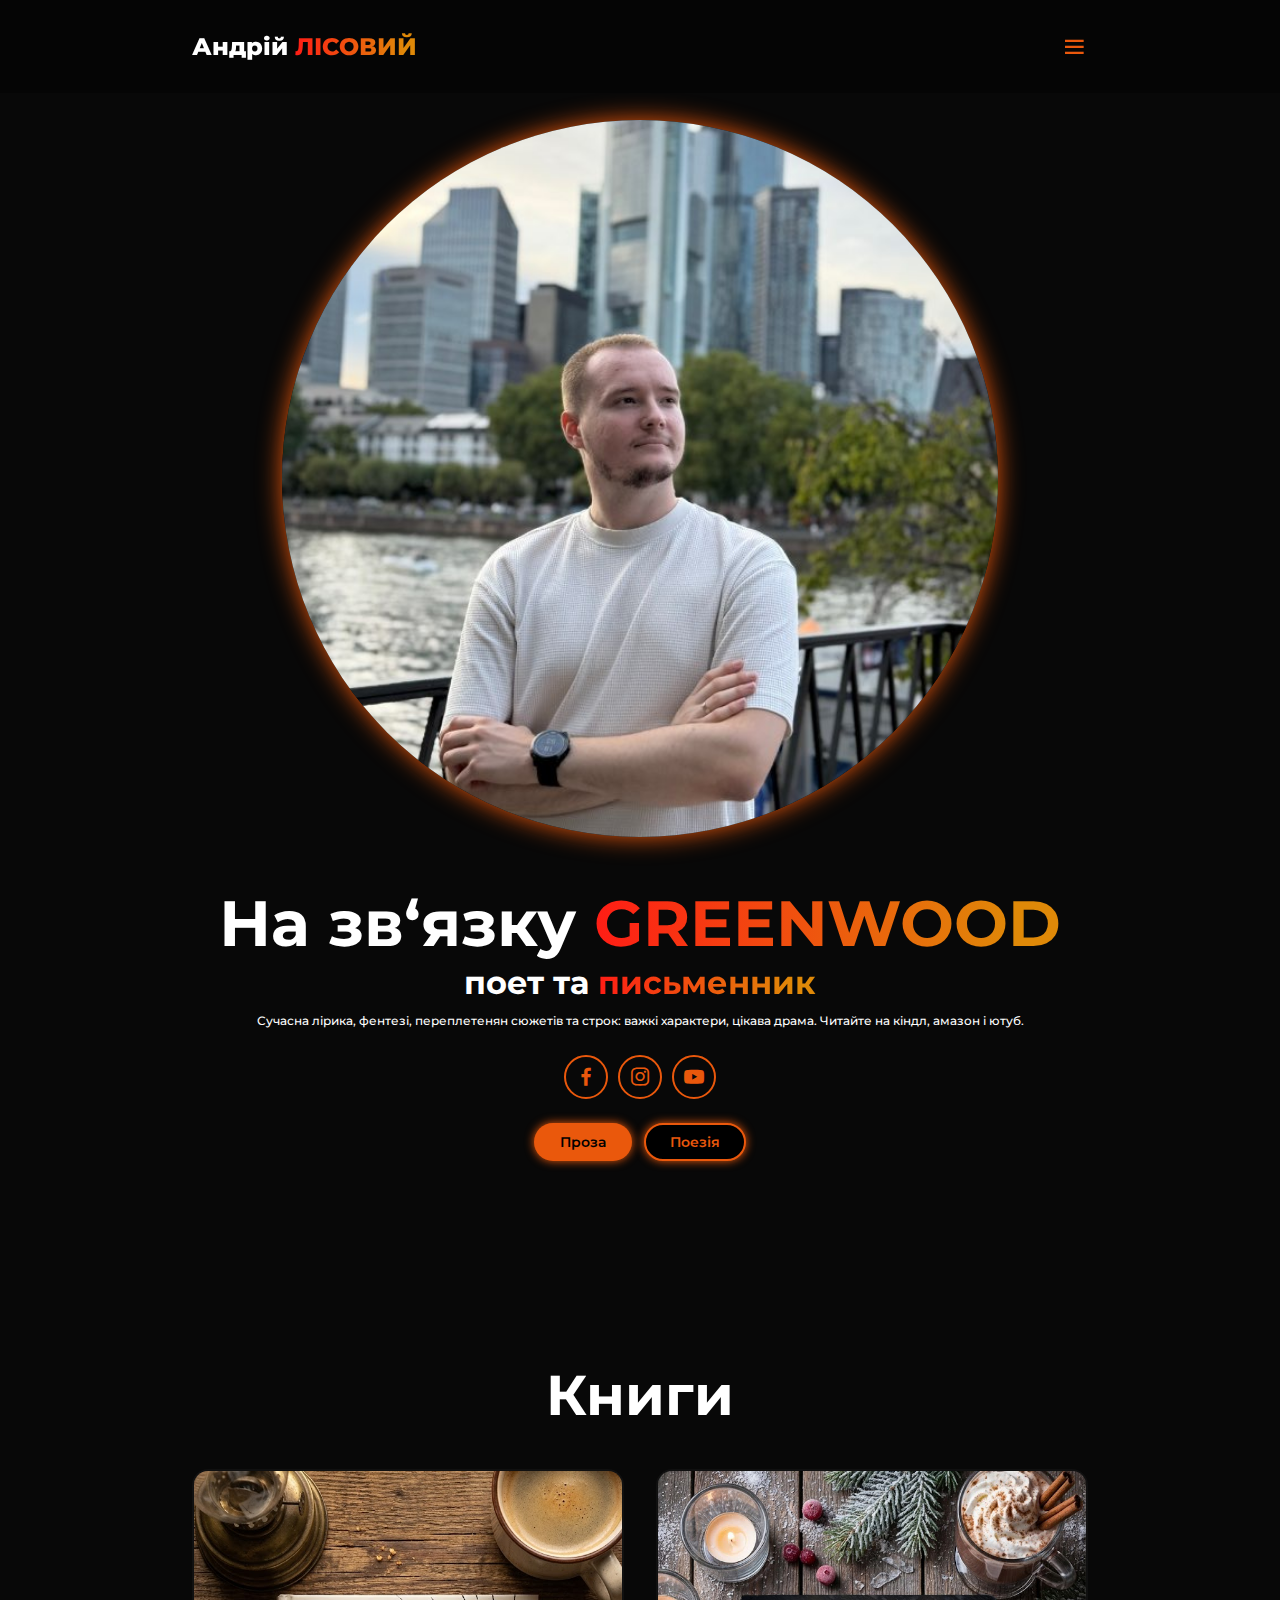
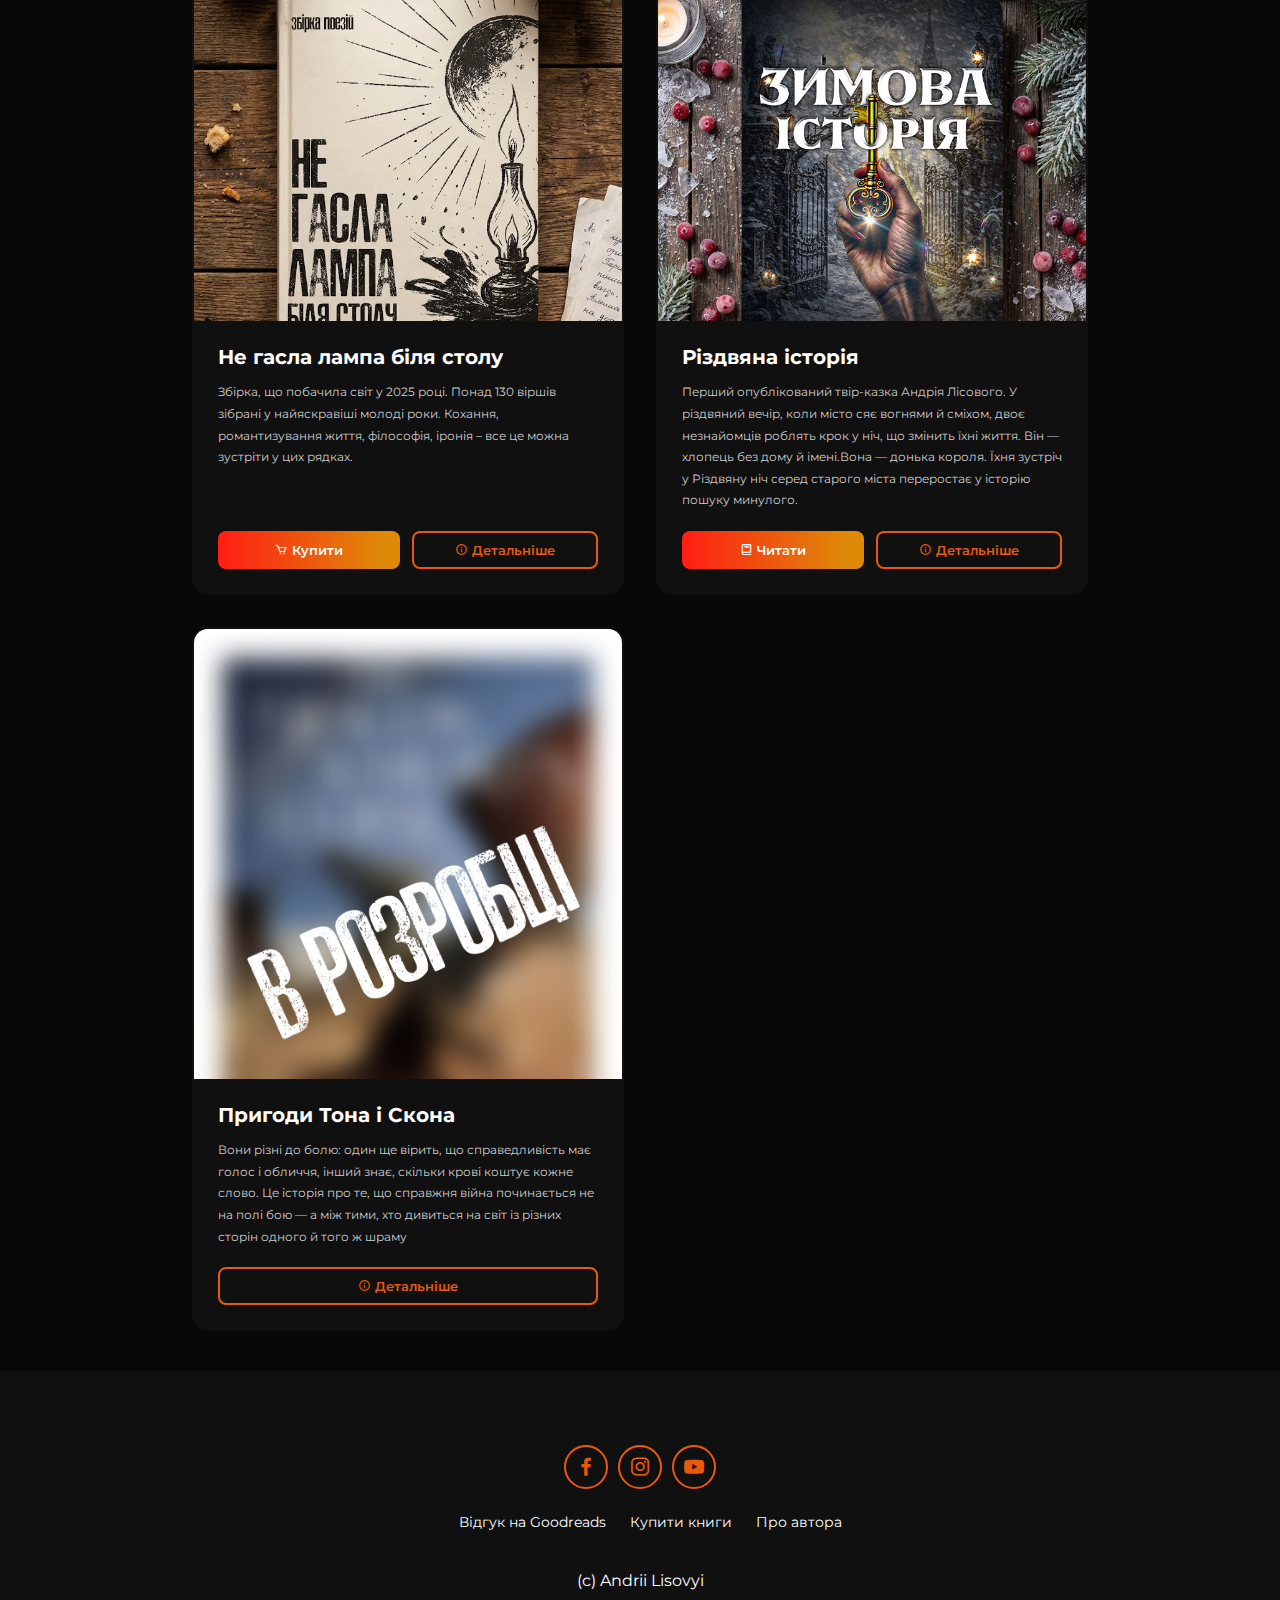
<file: index.html>
<!DOCTYPE html>
<html lang="uk">
  <head>
    <meta charset="UTF-8" />
    <meta name="viewport" content="width=device-width, initial-scale=1.0" />
    <title>Андрій Лісовий</title>
    <link rel="stylesheet" href="style.css" />
    <link
      href="https://unpkg.com/boxicons@2.1.4/css/boxicons.min.css"
      rel="stylesheet"
    />
    <link rel="preconnect" href="https://fonts.googleapis.com">
    <link rel="preconnect" href="https://fonts.gstatic.com" crossorigin>
    <link href="https://fonts.googleapis.com/css2?family=Montserrat:wght@300;400;500;600;700;800&display=swap" rel="stylesheet">
    </head>
  <body>

    <header class="header">

        <a href="#home" class="logo">
            Андрій <span>ЛІСОВИЙ</span>
        </a>

        <i class="bx bx-menu" id="menu-icon"></i>

        <nav class="navbar" id="navbar">
          <a href="" class="#adbout">Про автора</a>
          <a href="" class="#books">Книги</a>
          <a href="" class="#poetry">Поезія</a>
        </nav>

        <button class="gradient-btn">Придбати книги</button>
    </header>
    <section class="home" id="home">

      <div class="home-content">
        <h1>На зв‘язку <span>GREENWOOD</span></h1>
        <h3>поет та <span>письменник</span></h3>
        <p>Сучасна лірика, фентезі, переплетенян сюжетів та строк: важкі характери, цікава драма. Читайте на кіндл, амазон і ютуб.</p>

        <div class="social-icons">  
          <a href="#">
            <i class="bx bxl-facebook"></i>
          </a>

           <a href="#">
            <i class="bx bxl-instagram"></i>
          </a>

           <a href="#">
            <i class="bx bxl-youtube"></i>
          </a>
        </div>

        <div class="btn-group">
          <a href="#" class="btn">Проза</a>
          <a href="#" class="btn">Поезія</a>
        </div>
      </div>

      <div class="home-img">
        <img src="img/image.jpg" alt="">
      </div>
       
    </section>

    <section class="books" id="books">
        <h2 class="heading">Книги</h2>

        <div class="books-container">
            <!-- Книга 1 -->
            <div class="book-card">
                <div class="book-cover">
                    <div class="placeholder-cover">
                        <img src="img/cover1.jpg" alt="Не гасла лампа біля столу">
                    </div>
                </div>
                <div class="book-content">
                    <h3 class="book-title">Не гасла лампа біля столу</h3>
                    <p class="book-description">
                        Збірка, що побачила світ у 2025 році. Понад 130 віршів зібрані у найяскравіші молоді роки. Кохання, романтизування життя, філософія, іронія – все це можна зустріти у цих рядках.
                    </p>
                    <div class="book-buttons">
                        <a href="https://secure.wayforpay.com/payment/sa7a487e7159a" class="btn-primary">
                            <i class='bx bx-cart'></i>
                            Купити
                        </a>
                        <button class="btn-secondary" onclick="openModal('modal1')">
                            <i class='bx bx-info-circle'></i>
                            Детальніше
                        </button>
                    </div>
                </div>
            </div>

            <!-- Книга 2 -->
            <div class="book-card">
                <div class="book-cover">
                    <div class="placeholder-cover">
                        <img src="img/cover2.jpg" alt="Різдвяна історія">
                    </div>
                </div>
                <div class="book-content">
                    <h3 class="book-title">Різдвяна історія</h3>
                    <p class="book-description">
                        Перший опублікований твір-казка Андрія Лісового. У різдвяний вечір, коли місто сяє вогнями й сміхом, двоє незнайомців роблять крок у ніч, що змінить їхні життя. Він — хлопець без дому й імені.Вона — донька короля. Їхня зустріч у Різдвяну ніч серед старого міста переростає у історію пошуку минулого.
                    </p>
                    <div class="book-buttons">
                        <a href="https://www.amazon.com/gp/product/B0FKMK8Z89/ref=x_gr_bb_kindle?caller=Goodreads&tag=x_gr_bb_kindle-20" class="btn-primary">
                            <i class='bx bx-book'></i>
                            Читати
                        </a>
                        <button class="btn-secondary" onclick="openModal('modal2')">
                            <i class='bx bx-info-circle'></i>
                            Детальніше
                        </button>
                    </div>
                </div>
            </div>

            <!-- Книга 3 -->
            <div class="book-card">
                <div class="book-cover">
                    <div class="placeholder-cover">
                        <img src="img/cover3.jpg" alt="Тон і Скон">
                    </div>
                </div>
                <div class="book-content">
                    <h3 class="book-title">Пригоди Тона і Скона</h3>
                    <p class="book-description">
                        Вони різні до болю: один ще вірить, що справедливість має голос і обличчя, інший знає, скільки крові коштує кожне слово. Це історія про те, що справжня війна починається не на полі бою — а між тими, хто дивиться на світ із різних сторін одного й того ж шраму
                    </p>
                    <div class="book-buttons">
                        <button class="btn-secondary" onclick="openModal('modal3')">
                            <i class='bx bx-info-circle'></i>
                            Детальніше
                        </button>
                    </div>
                </div>
            </div>
        </div>
    </section>
    
    <!-- Модальне вікно 1 -->
    <div id="modal1" class="modal">
        <div class="modal-content">
            <span class="modal-close" onclick="closeModal('modal1')">
                <i class='bx bx-x'></i>
            </span>
            <div class="modal-cover">
                <div class="placeholder-cover">
                    <img src="img/cover1.jpg" alt="Обкладинка книги">
                </div>
            </div>
            <div class="modal-body">
                <h2 class="modal-title">Не гасла лампа біля столу</h2>
                
                <ul class="modal-meta">
                  <li>
                    <i class='bx bx-calendar'></i>
                    <span class="meta-label">Дата публікації:</span>
                    <span class="meta-value">2025</span>
                  </li>
                  <li>
                    <i class='bx bx-book-open'></i>
                    <span class="meta-label">Жанр:</span>
                    <span class="meta-value">Сучасна лірика</span>
                  </li>
                  <li>
                    <i class='bx bx-globe'></i>
                    <span class="meta-label">Мова:</span>
                    <span class="meta-value">Українська</span>
                  </li>
                </ul>

                <div class="modal-text">
                    <p>Поетична збірка, що побачила світ у 2025 році. До неї увійшло понад 130 віршів, написаних у найінтенсивніші роки особистого формування, коли думка загострюється, а слово стає способом фіксації часу.</p>
                    <br>
                    <p>Тексти народжувалися у звичних, майже непомітних обставинах — у вечорах, нічних роздумах, паузах між подіями. Вони зберігають внутрішні стани без поспіху та прикрас, залишаючи читачеві простір для власного відчитування.</p>
                    <br>
                    <p>У збірці поєднуються кохання, романтизування життя, філософські спостереження та іронія. Ці мотиви не домінують, а співіснують, створюючи відчуття живого руху думки й емоції.</p>
                </div>
                
                <div class="modal-images">
                    <div class="modal-img">
                        <div class="modal-img-placeholder">
                            <img src="img/zbirka1.jpg" alt="Обкладинка книги">
                        </div>
                    </div>
                    <div class="modal-img">
                        <div class="modal-img-placeholder">
                            <img src="img/zbirka2.jpg" alt="Обкладинка книги">
                        </div>
                    </div>
                </div>

                <div class="modal-actions">
                <a href="https://secure.wayforpay.com/payment/sa7a487e7159a" class="modal-buy-btn">
                    <i class='bx bx-cart'></i>
                    Купити фізичний примірник
                </a>
                <a href="https://secure.wayforpay.com/payment/s34a1e8cee526" class="modal-secondary-btn">
                    <i class='bx bx-book'></i>
                    Купити електронний примірник
                </a>
                </div>

            </div>
        </div>
    </div>

    <!-- Модальне вікно 2 -->
    <div id="modal2" class="modal">
        <div class="modal-content">
            <span class="modal-close" onclick="closeModal('modal2')">
                <i class='bx bx-x'></i>
            </span>
            <div class="modal-cover">
                <div class="placeholder-cover">
                    <img src="img/cover2.jpg" alt="Обкладинка книги">
                </div>
            </div>
            <div class="modal-body">
                <h2 class="modal-title">Різдвяна історія</h2>
                
                <ul class="modal-meta">
                  <li>
                    <i class='bx bx-calendar'></i>
                    <span class="meta-label">Дата публікації:</span>
                    <span class="meta-value">2018</span>
                  </li>
                  <li>
                    <i class='bx bx-book-open'></i>
                    <span class="meta-label">Жанр:</span>
                    <span class="meta-value">Фентезі-казка</span>
                  </li>
                  <li>
                    <i class='bx bx-globe'></i>
                    <span class="meta-label">Мова:</span>
                    <span class="meta-value">Українська | Англійська</span>
                  </li>
                </ul>

                <div class="modal-text">
                    <p>Цей твір — перша опублікована історія, написана у підлітковому віці як спроба створити власний казковий світ. Розповсюджується безкоштовно. Зимова ніч, Різдво, засніжене королівство й тиша, наповнена очікуванням дива, стають простором для розмови про самотність, вибір і внутрішню зрілість, що приходить раніше за роки.</p>
                    <br>
                    <p>В центрі оповіді — зустріч двох підлітків з різних світів: принцеси, яка не приймає блиску палацу, і хлопця, що втратив усе, крім пам’яті та гідності. Їхній шлях проходить крізь холод міста, страх, минуле і символічний простір часу, де відкривається правда про втрату, любов і спадковість, що не вимірюється коронами.</p>
                    <br>
                    <p>Це історія про Різдво як момент переходу, коли можливе неможливе, а диво має тиху, людську форму. Твір зберігає наївність першого письма й водночас уже несе теми, які згодом стануть наскрізними: пам’ять, світло серед темряви та віру в те, що навіть узимку може розквітнути троянда.</p>
                </div>
                
                <div class="modal-images">
                    <div class="modal-img">
                        <div class="modal-img-placeholder">
                            <img src="img/chr1.jpg" alt="Обкладинка книги">
                        </div>
                    </div>
                    <div class="modal-img">
                        <div class="modal-img-placeholder">
                            <img src="img/chr2.jpg" alt="Обкладинка книги">
                        </div>
                    </div>
                </div>

                <div class="modal-actions">
                <a href="https://www.amazon.com/gp/product/B0FKMK8Z89/ref=x_gr_bb_kindle?caller=Goodreads&tag=x_gr_bb_kindle-20" class="modal-secondary-btn">
                    <i class='bx bx-book'></i>
                    Читати
                </a>
                </div>

            </div>
        </div>
    </div>

    <!-- Модальне вікно 3 -->
    <div id="modal3" class="modal">
        <div class="modal-content">
            <span class="modal-close" onclick="closeModal('modal3')">
                <i class='bx bx-x'></i>
            </span>
            <div class="modal-cover">
                <div class="placeholder-cover">
                    <img src="img/cover3.jpg" alt="Обкладинка книги">
                </div>
            </div>
            <div class="modal-body">
                <h2 class="modal-title">Пригоди Тона і Скона</h2>
                
                <ul class="modal-meta">
                  <li>
                    <i class='bx bx-calendar'></i>
                    <span class="meta-label">Очікується:</span>
                    <span class="meta-value">2026</span>
                  </li>
                  <li>
                    <i class='bx bx-book-open'></i>
                    <span class="meta-label">Жанр:</span>
                    <span class="meta-value">Темне фентезі</span>
                  </li>
                  <li>
                    <i class='bx bx-globe'></i>
                    <span class="meta-label">Мова:</span>
                    <span class="meta-value">Українська</span>
                  </li>
                </ul>

                <div class="modal-text">
                    <p>Стара дорога веде крізь ліс, який пам’ятає війну краще за людей. Юнак Скон їде нею за мовчазним лицарем, шукаючи правду про загибель батька і про королівство, яке назвало миром те, що просто перестало стріляти. За їхніми спинами — минуле з братовбивчою війною, перед ними — ніч, у якій блискавка іноді відкриває більше, ніж хотілося б побачити.</p>
                    <br>
                    <p>Вони різні до болю: один ще вірить, що справедливість має голос і обличчя, інший знає, скільки крові коштує кожне слово. Їхня дорога перетворюється на зіткнення поколінь — між тими, хто виріс у мирі, збудованому на чужих гріхах, і тими, хто ці гріхи скоював, аби вижити. Між запитаннями, на які страшно чути відповіді, і мовчанням, яке теж ранить.</p>
                    <br>
                    <p>Це історія не про героїв і не про королів, а про людей після війни: зламаних, впертих, живих. Про те, як правда не завжди звільняє, а прийняття інколи болючіше за ненависть. І про те, що справжня війна починається не на полі бою — а між тими, хто дивиться на світ із різних сторін одного й того ж шраму.</p>
                </div>
            </div>
        </div>
    </div>

    <footer class="footer">
      <div class="social-icons">  
          <a href="#">
            <i class="bx bxl-facebook"></i>
          </a>

           <a href="#">
            <i class="bx bxl-instagram"></i>
          </a>

           <a href="#">
            <i class="bx bxl-youtube"></i>
          </a>
        </div>

        <ul class="list">
          <li>
            <a href="https://www.goodreads.com/author/show/51381651.Andrii_Lisovyi">Відгук на Goodreads</a>
          </li>
          <li>
            <a href="#">Купити книги</a>
          </li>
          <li>
            <a href="#">Про автора</a>
          </li>
        </ul>

        <p class="copyright">
          (c) Andrii Lisovyi
        </p>
    </footer>

    <script src="script.js"></script>
  </body>

</html>
</file>
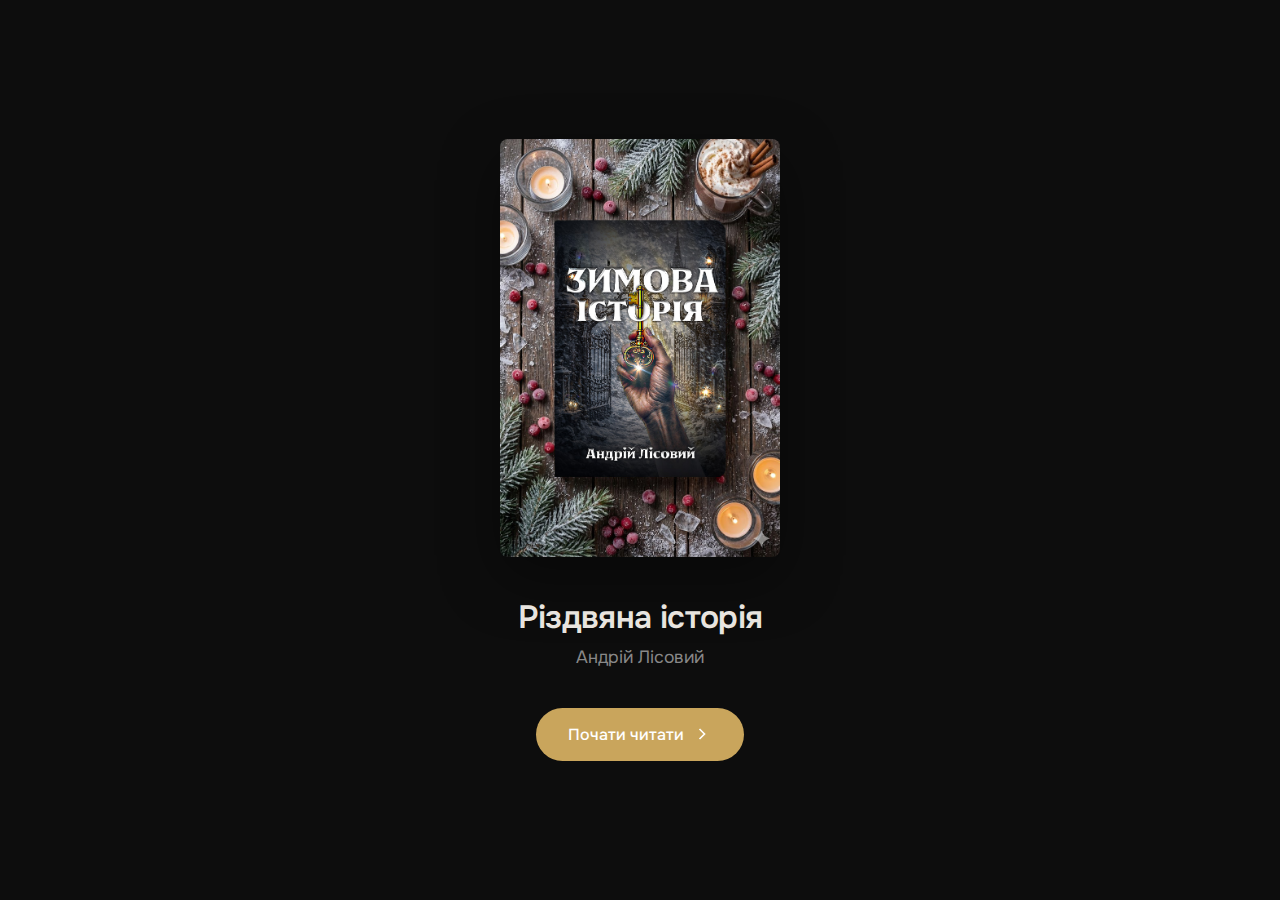
<file: reader.html>
<!DOCTYPE html>
<html lang="uk">
<head>
    <meta charset="UTF-8">
    <meta name="viewport" content="width=device-width, initial-scale=1.0">
    <title>Читалка</title>
    <link href="https://fonts.googleapis.com/css2?family=Literata:opsz,wght@7..72,400;7..72,500;7..72,600&family=Onest:wght@400;500;600&display=swap" rel="stylesheet">
    <link rel="stylesheet" href="reader.css">
</head>
<body>
    <!-- Мінімальний хедер — з'являється при наведенні вгору -->
    <header class="header" id="header">
        <a href="index.html" class="back-link">← Назад</a>
        <h1 class="title" id="bookTitle">Завантаження...</h1>
        <div class="controls">
            <button class="ctrl-btn" id="downloadBtn" aria-label="Завантажити">
                <svg width="18" height="18" viewBox="0 0 24 24" fill="none" stroke="currentColor" stroke-width="2">
                    <path d="M21 15v4a2 2 0 0 1-2 2H5a2 2 0 0 1-2-2v-4"/><polyline points="7,10 12,15 17,10"/><line x1="12" y1="15" x2="12" y2="3"/>
                </svg>
            </button>
            <button class="ctrl-btn" id="tocBtn" aria-label="Зміст">
                <svg width="18" height="18" viewBox="0 0 24 24" fill="none" stroke="currentColor" stroke-width="2">
                    <line x1="3" y1="6" x2="21" y2="6"/><line x1="3" y1="12" x2="21" y2="12"/><line x1="3" y1="18" x2="15" y2="18"/>
                </svg>
            </button>
            <button class="ctrl-btn" id="settingsBtn" aria-label="Налаштування">
                <svg width="18" height="18" viewBox="0 0 24 24" fill="none" stroke="currentColor" stroke-width="2">
                    <circle cx="12" cy="12" r="3"/><path d="M12 1v4m0 14v4m11-11h-4M5 12H1m16.4-6.4-2.8 2.8M7.4 16.6l-2.8 2.8m12.8 0-2.8-2.8M7.4 7.4 4.6 4.6"/>
                </svg>
            </button>
        </div>
    </header>

    <!-- Прогрес — тонка лінія -->
    <div class="progress" id="progress"></div>

    <!-- Екран обкладинки -->
    <div class="cover-screen" id="coverScreen">
        <div class="cover-container">
            <img class="cover-image" id="coverImage" src="" alt="Обкладинка">
            <h1 class="cover-title" id="coverTitle">Завантаження...</h1>
            <p class="cover-author" id="coverAuthor"></p>
            <button class="cover-btn" id="startReadingBtn">
                <span>Почати читати</span>
                <svg width="20" height="20" viewBox="0 0 24 24" fill="none" stroke="currentColor" stroke-width="2">
                    <polyline points="9,18 15,12 9,6"/>
                </svg>
            </button>
        </div>
    </div>

    <!-- Основний контент -->
    <main class="main">
        <article class="chapter" id="chapter">
            <div class="loading" id="loading">
                <div class="loading-dot"></div>
                <div class="loading-dot"></div>
                <div class="loading-dot"></div>
            </div>
        </article>

        <!-- Навігація внизу -->
        <nav class="nav" id="nav">
            <button class="nav-btn prev" id="prevBtn" disabled>
                <svg width="20" height="20" viewBox="0 0 24 24" fill="none" stroke="currentColor" stroke-width="2">
                    <polyline points="15,18 9,12 15,6"/>
                </svg>
            </button>
            <span class="nav-info" id="navInfo">1 / 1</span>
            <button class="nav-btn next" id="nextBtn">
                <svg width="20" height="20" viewBox="0 0 24 24" fill="none" stroke="currentColor" stroke-width="2">
                    <polyline points="9,18 15,12 9,6"/>
                </svg>
            </button>
        </nav>
    </main>

    <!-- Зміст — overlay -->
    <div class="overlay" id="overlay"></div>
    
    <aside class="toc" id="toc">
        <div class="toc-header">
            <h2>Зміст</h2>
            <button class="close-btn" id="closeToc">×</button>
        </div>
        <div class="toc-list" id="tocList"></div>
    </aside>

    <!-- Налаштування — компактний popup -->
    <div class="settings" id="settings">
        <div class="setting-row">
            <span class="setting-label">Тема</span>
            <div class="toggle-group">
                <button class="toggle active" data-theme="dark">Темна</button>
                <button class="toggle" data-theme="light">Світла</button>
                <button class="toggle" data-theme="sepia">Сепія</button>
            </div>
        </div>
        <div class="setting-row">
            <span class="setting-label">Розмір</span>
            <div class="toggle-group font-toggles">
                <button class="toggle" data-size="s">A</button>
                <button class="toggle active" data-size="m">A</button>
                <button class="toggle" data-size="l">A</button>
            </div>
        </div>
    </div>

    <!-- Popup завантажень -->
    <div class="download-popup" id="downloadPopup">
        <div class="download-title">Отримати книгу</div>
        <a href="https://www.amazon.com/gp/product/B0FKMK8Z89/ref=x_gr_bb_kindle?caller=Goodreads&tag=x_gr_bb_kindle-20" target="_blank" rel="noopener" class="download-item">
            <svg width="20" height="20" viewBox="0 0 24 24" fill="none" stroke="currentColor" stroke-width="2">
                <circle cx="9" cy="21" r="1"/><circle cx="20" cy="21" r="1"/><path d="M1 1h4l2.68 13.39a2 2 0 0 0 2 1.61h9.72a2 2 0 0 0 2-1.61L23 6H6"/>
            </svg>
            <span>Amazon (Eng)</span>
            <svg class="external-icon" width="14" height="14" viewBox="0 0 24 24" fill="none" stroke="currentColor" stroke-width="2">
                <path d="M18 13v6a2 2 0 0 1-2 2H5a2 2 0 0 1-2-2V8a2 2 0 0 1 2-2h6"/><polyline points="15,3 21,3 21,9"/><line x1="10" y1="14" x2="21" y2="3"/>
            </svg>
        </a>
        <a href="downloads/rizdv_lisovyi.epub" download class="download-item">
            <svg width="20" height="20" viewBox="0 0 24 24" fill="none" stroke="currentColor" stroke-width="2">
                <path d="M4 19.5A2.5 2.5 0 0 1 6.5 17H20"/><path d="M6.5 2H20v20H6.5A2.5 2.5 0 0 1 4 19.5v-15A2.5 2.5 0 0 1 6.5 2z"/>
            </svg>
            <span>Завантажити EPUB</span>
        </a>
        <a href="downloads/rizdv_lisovyi.pdf" download class="download-item">
            <svg width="20" height="20" viewBox="0 0 24 24" fill="none" stroke="currentColor" stroke-width="2">
                <path d="M14 2H6a2 2 0 0 0-2 2v16a2 2 0 0 0 2 2h12a2 2 0 0 0 2-2V8z"/><polyline points="14,2 14,8 20,8"/><line x1="16" y1="13" x2="8" y2="13"/><line x1="16" y1="17" x2="8" y2="17"/>
            </svg>
            <span>Завантажити PDF</span>
        </a>
        <div class="download-divider"></div>
        <a href="#" class="download-item" id="copyrightBtn">
            <svg width="20" height="20" viewBox="0 0 24 24" fill="none" stroke="currentColor" stroke-width="2">
                <circle cx="12" cy="12" r="10"/><path d="M14.5 9a3.5 3.5 0 1 0 0 6"/>
            </svg>
            <span>Ліцензія та авторські права</span>
        </a>
    </div>

    <!-- Модалка копірайту -->
    <div class="modal-overlay" id="copyrightModal">
        <div class="modal">
            <div class="modal-header">
                <h3>Ліцензія та авторські права</h3>
                <button class="modal-close" id="closeCopyright">×</button>
            </div>
            <div class="modal-content" id="copyrightContent">
                <div class="loading">
                    <div class="loading-dot"></div>
                    <div class="loading-dot"></div>
                    <div class="loading-dot"></div>
                </div>
            </div>
        </div>
    </div>

    <script src="reader.js"></script>
</body>
</html>
</file>
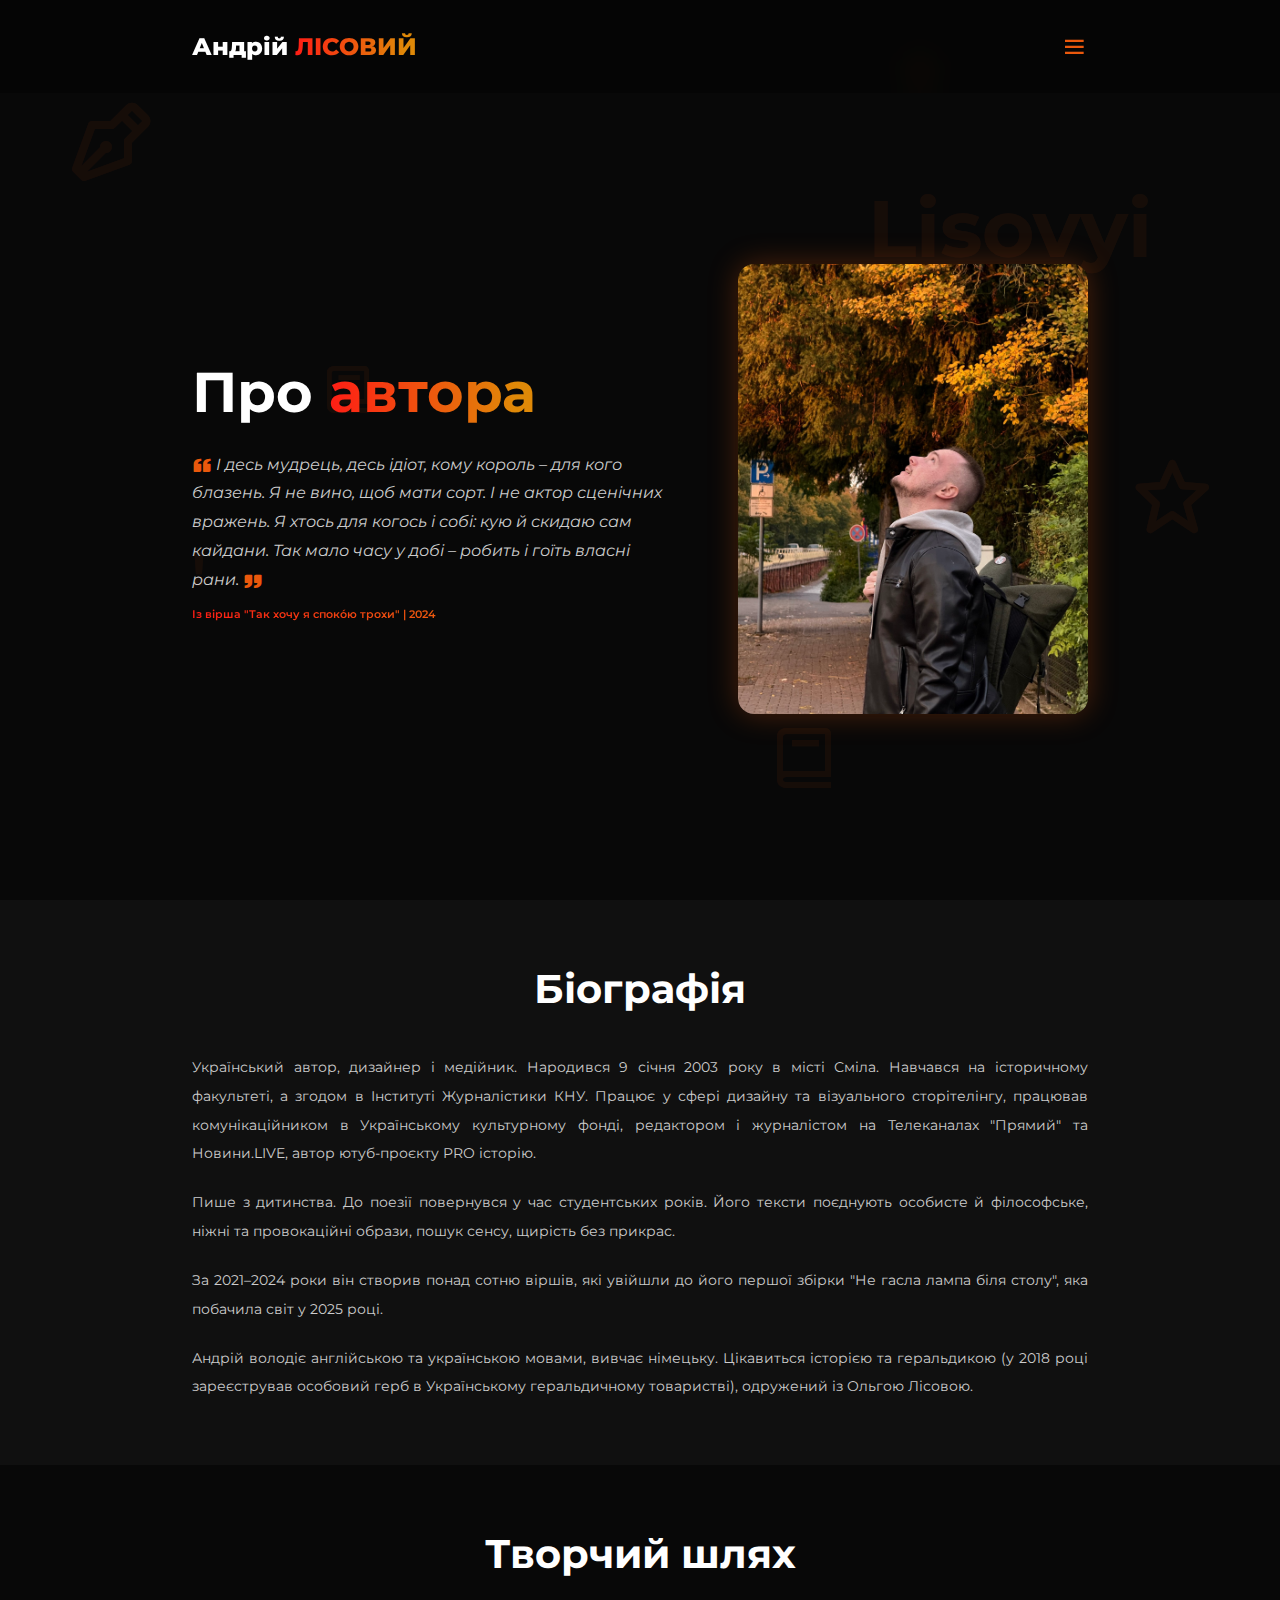
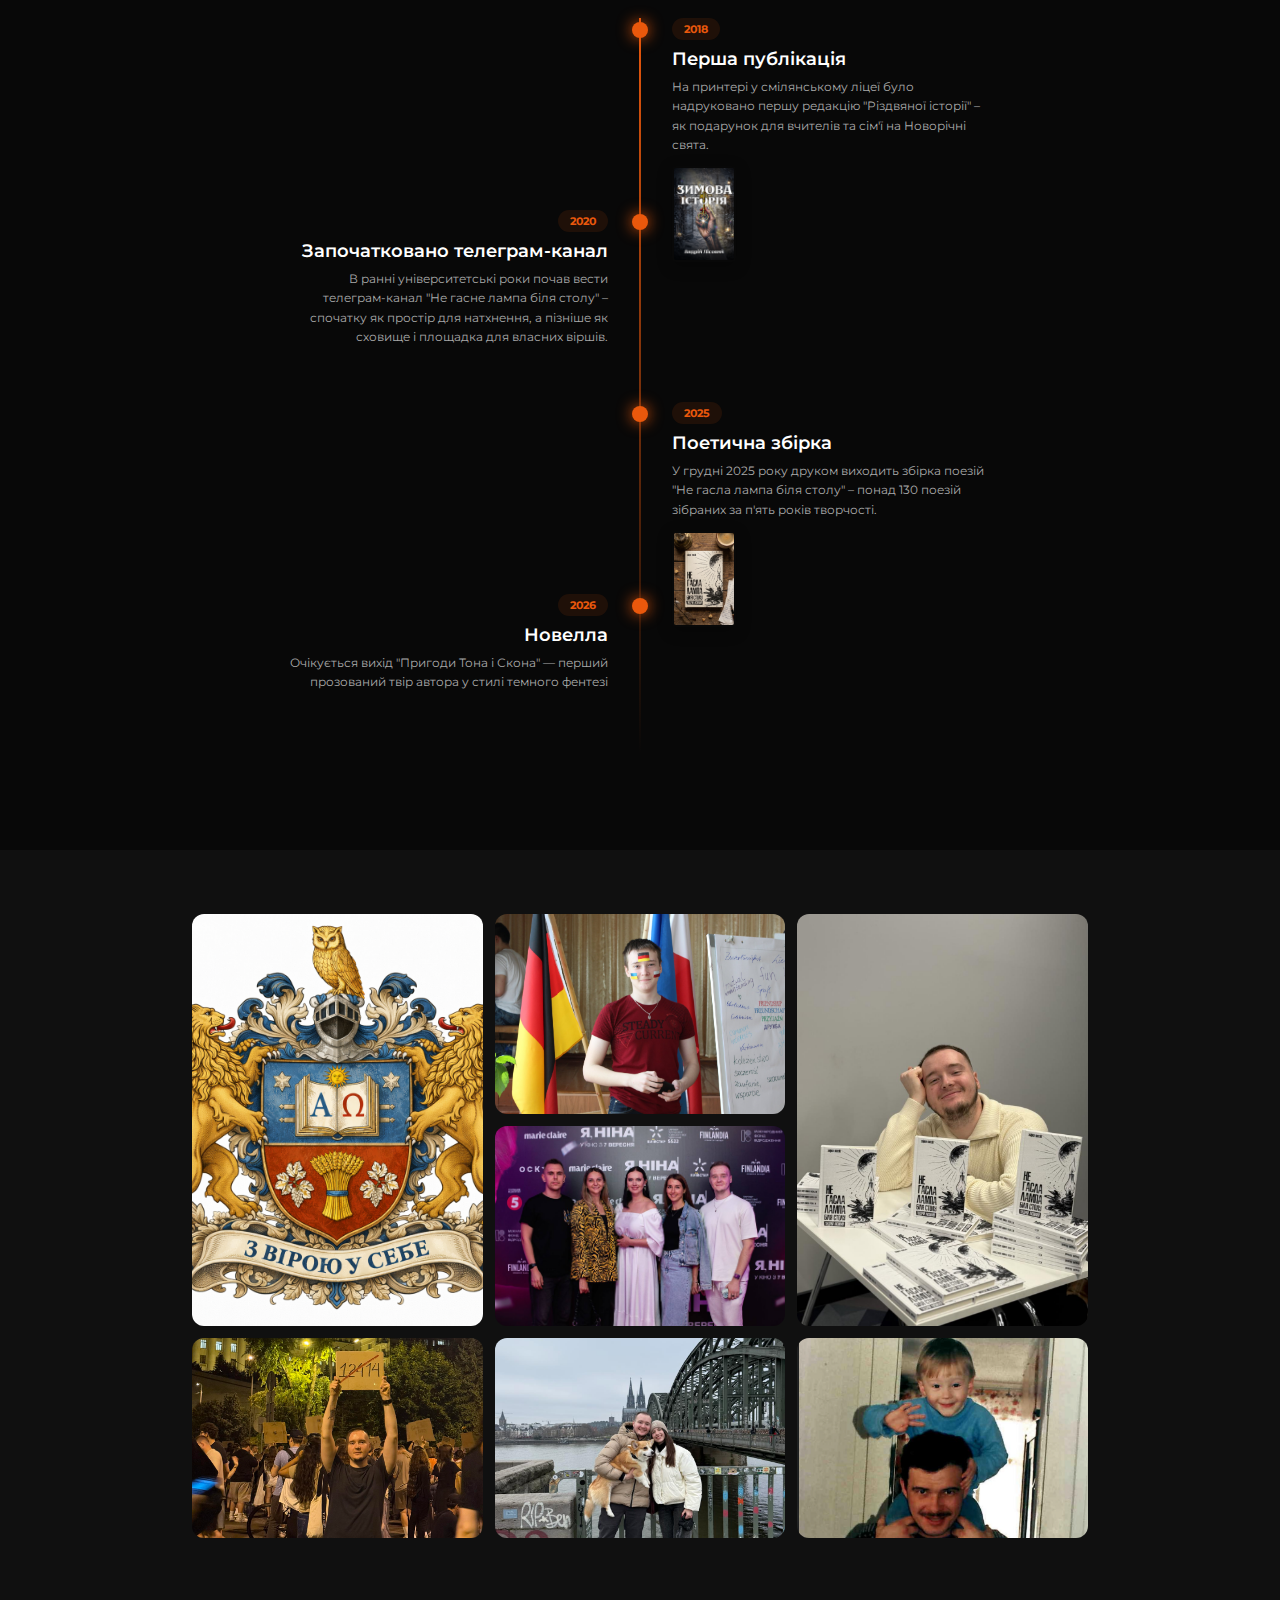
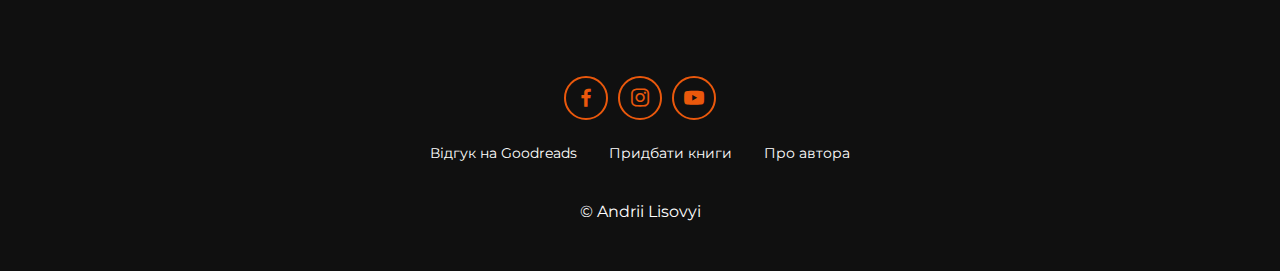
<file: pages/about.html>
<!DOCTYPE html>
<html lang="uk">
  <head>
    <meta charset="UTF-8" />
    <meta name="viewport" content="width=device-width, initial-scale=1.0" />
    <title>Про автора | Андрій Лісовий</title>
    <link rel="stylesheet" href="../css/about.css" />
    <link
      href="https://unpkg.com/boxicons@2.1.4/css/boxicons.min.css"
      rel="stylesheet"
    />
    <link rel="preconnect" href="https://fonts.googleapis.com">
    <link rel="preconnect" href="https://fonts.gstatic.com" crossorigin>
    <link href="https://fonts.googleapis.com/css2?family=Montserrat:wght@300;400;500;600;700;800&display=swap" rel="stylesheet">
  </head>
  <body>

    <!-- Hero Section -->
    <section class="hero">
      <!-- Floating Quotes Background -->
      <div class="floating-quotes">
        <span class="float-quote"><i class='bx bx-pen'></i></span>
        <span class="float-quote">!</i></span>
        <span class="float-quote">Lisovyi</span>
        <span class="float-quote"><i class='bx bx-feather'></i></span>
        <span class="float-quote"><i class='bx bx-book'></i></span>
        <span class="float-quote"><i class='bx bx-book'></i></span>
        <span class="float-quote"><i class='bx bx-star'></i></span>
        <span class="float-quote"><i class='bx bx-star'></i></span>
      </div>
      
      <div class="hero-content">
        <div class="hero-text">
          <h1>Про <span>автора</span></h1>
          <p class="quote">
            <i class='bx bxs-quote-left'></i>
            І десь мудрець, десь ідіот, кому король – для кого блазень. Я не вино, щоб мати сорт. І не актор сценічних вражень. Я хтось для когось і собі: кую й скидаю сам кайдани. Так мало часу у добі – робить і гоїть власні рани.
            <i class='bx bxs-quote-right'></i>
          </p>
          <p class="quote-source">Із вірша "Так хочу я споко́ю трохи" | 2024</p>
        </div>
        <div class="hero-image">
          <img src="../img/about_main.jpg" alt="Андрій Лісовий">
        </div>
      </div>
    </section>

    <!-- Biography Section -->
    <section class="biography">
      <div class="bio-container">
        <h2 class="section-title">Біографія</h2>
        
        <div class="bio-content">
          <p>
            Український автор, дизайнер і медійник. Народився 9 січня 2003 року в місті Сміла. Навчався на історичному факультеті, а згодом в Інституті Журналістики КНУ. Працює у сфері дизайну та візуального сторітелінгу, працював комунікаційником в Українському культурному фонді, редактором і журналістом на Телеканалах "Прямий" та Новини.LIVE, автор ютуб-проєкту PRO історію.
          </p>
          <p>
            Пише з дитинства. До поезії повернувся у час студентських років. Його тексти поєднують особисте й філософське, ніжні та провокаційні образи, пошук сенсу, щирість без прикрас.
          </p>
          <p>
            За 2021–2024 роки він створив понад сотню віршів, які увійшли до його першої збірки "Не гасла лампа біля столу", яка побачила світ у 2025 році.
          </p>
          <p>
            Андрій володіє англійською та українською мовами, вивчає німецьку. Цікавиться історією та геральдикою (у 2018 році зареєстрував особовий герб в Українському геральдичному товаристві), одружений із Ольгою Лісовою.
          </p>
        </div>
      </div>
    </section>

    <!-- Timeline Section -->
    <section class="timeline">
      <h2 class="section-title">Творчий шлях</h2>
      
      <div class="timeline-container">
        <div class="timeline-item">
          <div class="timeline-dot"></div>
          <div class="timeline-content">
            <span class="timeline-year">2018</span>
            <h3>Перша публікація</h3>
            <p>На принтері у смілянському ліцеї було надруковано першу редакцію "Різдвяної історії" – як подарунок для вчителів та сім'ї на Новорічні свята.</p>
            <div class="timeline-book" onclick="openModal('modal2')">
              <img src="../img/Cover_str_1.jpg" alt="Різдвяна історія">
            </div>
          </div>
        </div>

        <div class="timeline-item">
          <div class="timeline-dot"></div>
          <div class="timeline-content">
            <span class="timeline-year">2020</span>
            <h3>Започатковано телеграм-канал</h3>
            <p>В ранні університетські роки почав вести телеграм-канал "Не гасне лампа біля столу" – спочатку як простір для натхнення, а пізніше як сховище і площадка для власних віршів.</p>
          </div>
        </div>

        <div class="timeline-item">
          <div class="timeline-dot"></div>
          <div class="timeline-content">
            <span class="timeline-year">2025</span>
            <h3>Поетична збірка</h3>
            <p>У грудні 2025 року друком виходить збірка поезій "Не гасла лампа біля столу" – понад 130 поезій зібраних за п'ять років творчості.</p>
            <div class="timeline-book" onclick="openModal('modal1')">
              <img src="../img/cover1.jpg" alt="Не гасла лампа біля столу">
            </div>
          </div>
        </div>

        <div class="timeline-item">
          <div class="timeline-dot"></div>
          <div class="timeline-content">
            <span class="timeline-year">2026</span>
            <h3>Новелла</h3>
            <p>Очікується вихід "Пригоди Тона і Скона" — перший прозований твір автора у стилі темного фентезі</p>
          </div>
        </div>
      </div>
    </section>

    <!-- Gallery Section -->
    <section class="gallery">      
      <div class="gallery-masonry">
        <div class="gallery-item tall">
          <img src="../img/about_img1.jpg" alt="Фото 1">
          <div class="gallery-overlay">
            <span class="gallery-caption">Родинний герб Лісових</span>
          </div>
        </div>
        <div class="gallery-item">
          <img src="../img/about_img3.jpg" alt="Фото 2">
          <div class="gallery-overlay">
            <span class="gallery-caption">Учасник міжнародного проєкту | Erasmus 2018</span>
          </div>
        </div>
        <div class="gallery-item tall">
          <img src="../img/about_img2.jpg" alt="Фото 3">
          <div class="gallery-overlay">
            <span class="gallery-caption">Презентація збірки "Не гасла лампа біля столу" | 2025 </span>
          </div>
        </div>
        <div class="gallery-item">
          <img src="../img/about_img5.jpg" alt="Фото 4">
          <div class="gallery-overlay">
            <span class="gallery-caption">Робота комунікаційним менеджером Українського культурного фонду | 2023</span>
          </div>
        </div>
        <div class="gallery-item">
          <img src="../img/about_img6.jpg" alt="Фото 5">
          <div class="gallery-overlay">
            <span class="gallery-caption">На протестах проти ліквідації НАБУ і САП | 2025 </span>
          </div>
        </div>
        <div class="gallery-item">
          <img src="../img/about_img7.jpg" alt="Фото 6">
          <div class="gallery-overlay">
            <span class="gallery-caption">Родинна подорож до Кельну | 2026</span>
          </div>
        </div>
        <div class="gallery-item">
          <img src="../img/about_img4.jpg" alt="Фото 7">
          <div class="gallery-overlay">
            <span class="gallery-caption">З татом | 2007</span>
          </div>
        </div>
      </div>
    </section>
    
    <!-- Footer -->
    <footer class="footer">
      <div class="social-icons">  
        <a href="https://www.facebook.com/profile.php?id=100021698824579">
          <i class="bx bxl-facebook"></i>
        </a>
        <a href="https://www.instagram.com/_._andriyko_._/">
          <i class="bx bxl-instagram"></i>
        </a>
        <a href="https://www.youtube.com/@andrii_lisovyi">
          <i class="bx bxl-youtube"></i>
        </a>
      </div>

      <ul class="list">
        <li>
          <a href="https://www.goodreads.com/author/show/51381651.Andrii_Lisovyi">Відгук на Goodreads</a>
        </li>
        <li>
          <a href="../index.html#books">Придбати книги</a>
        </li>
        <li>
          <a href="about.html">Про автора</a>
        </li>
      </ul>

      <p class="copyright">
        © Andrii Lisovyi
      </p>
    </footer>

    <script src="../js/header.js"></script>
    <script src="../js/modals.js"></script>
    <script src="../js/script.js"></script>
  </body>
</html>
</file>
<file: style.css>
* {
  margin: 0;
  padding: 0;
  box-sizing: border-box;
  text-decoration: none;
  scroll-behavior: smooth;
  font-family: "Montserrat";
}
:root {
  --bg-color: #080808;
  --second-bg-color: #101010;
  --text-color: white;
  --main-color: #ea580c;
}
html {
  font-size: 50%;
  overflow-x: hidden;
}
body {
  background: var(--bg-color);
  color: var(--text-color);
}
.header {
  position: fixed;
  width: 100%;
  top: 0;
  left: 0;
  padding: 4rem 15%;
  background: rgba(0, 0, 0, 0.3);
  backdrop-filter: blur(10px);
  display: flex;
  justify-content: space-between;
  align-items: center;
  z-index: 1000;
} 
#menu-icon {
  font-size: 3.5rem;
  color: var(--main-color);
  display: none;
}
.logo {
  font-size: 3rem;
  color: var(--text-color);
  font-weight: 800;
  cursor: pointer;
  transition: 0.3s ease-in-out;
}
.logo:hover{
  transform: scale(1.1);
}
span{
  background: linear-gradient(
    270deg,
    #DF8908 10%,
    #ff1d15 100%
  );
  background-clip: text;
  color: transparent;
}
.navbar a{
  font-size: 1.8rem;
  color: var(--text-color);
  margin-left: 4rem;
  font-weight: 500;
  transition: 0.3s ease-in-out;
  border-bottom: 3px solid transparent;
}
.navbar a:hover{
  color: var(--main-color);
  border-bottom: 3px solid var(--main-color);
}
.gradient-btn{
  font-size: 1.8rem;
  padding: 1rem 2rem;
  border-radius: 3rem;
  background: linear-gradient(
    270deg,
    #DF8908 10%,
    #ff1d15 100%
  );
  letter-spacing: 1px;
  cursor: pointer;
  transition: 0.3s ease-in-out;
  color: white;
  border: none;
  text-wrap: nowrap;
}
.gradient-btn:hover{
  transform: scale(1.05);
}

section{
  min-height: 100vh;
  padding: 10rem 15%;
}
.home{
  display: flex;
  align-items: center;
  justify-content: center;
  gap: 15rem;
}
.home-content{
  display: flex;
  flex-direction: column;
  align-items: flex-end;
  text-align: right;
}
.home-content h1{
  font-size: 8rem;
  font-weight: 700;
  margin-top: 1.5rem;
  line-height: 1;
}
.home-content h3{
  margin: 1rem 0;
  font-size: 4rem;
}
.home-content p {
    font-size: 1.5rem;
    font-weight: 500;
    line-height: 1.8;
}
.home-img img {
    width: 32vw;
    border-radius: 60%;
    box-shadow: 0 0 25px var(--main-color);
    transition: 0.4s ease-in-out;
}
.home-img img:hover {
    box-shadow:
              0 0 25px var(--main-color),
              0 0 50px var(--main-color),
              0 0 100px var(--main-color);
}
.social-icons a {
    display: inline-flex;
    justify-content: center;
    align-items: center;
    font-size: 3rem;
    padding: 1rem;
    background: transparent;
    border: 2px solid var(--main-color);
    border-radius: 50%;
    color: var(--main-color);
    margin: 3rem 0.5rem;
    transition: 0.3s ease-in-out;
}
.social-icons a:hover {
    color: var(--text-color);
    background-color: var(--main-color);
    transform: scale(1.2) translateY(-5px);
    box-shadow: 0 0 10px var(--main-color);
}
.btn-group{
  display: flex;
  gap: 1.5rem;
}
.btn{
  display: inline-block;
  padding: 1rem  3rem;
  background: var(--main-color);
  box-shadow: 0 0 10px var(--main-color);
  border-radius: 3rem;
  font-size: 1.8rem;
  color: black;
  border: 2px solid transparent;
  font-weight: 600;
  transition: 0.3s ease-in-out ;
}
.btn:hover{
  transform: scale(1.05);
  box-shadow: 0 0 10px var(--main-color),
              0 0 25px var(--main-color);
}

.btn-group a:nth-of-type(2){
  background: black;
  color: var(--main-color);
  border: 2px solid var(--main-color);
  box-shadow: 0 0 10px var(--main-color);
}
.btn-group a:nth-of-type(2):hover{
  box-shadow: 0 0 10px var(--main-color);
  background: var(--main-color);
  color: black;
}

::-webkit-scrollbar{
  width: 10px;
}
::-webkit-scrollbar-thumb{
  background-color: var(--main-color);
}
::-webkit-scrollbar-track{
  background-color: var(--bg-color);
}

.heading{
  text-align: center;
  font-size: 7rem;
  margin: 5rem 0;
}
.services{
  background-color: var(--bg-color);
  color: black;
}
.services h2{
  color: var(--text-color );
}
.services-container{
  display: grid;
  grid-template-columns: repeat(auto-fit, minmax(300px, 1fr));
  align-items: center;
  gap: 2.5rem;
}
.service-box{
  display: flex;
  justify-content: center;
  align-items: center;
  background-color: var(--main-color);
  height: 300px;
  border-radius: 3rem;
  cursor: pointer;
  border: 5px solid transparent;
  transition: 0.4s ease-in-out;
}
.service-box:hover{
  background-color: var(--second-bg-color);
  color: var(--main-color);
  border: 2px solid var(--main-color);
  transform: scale(1.02);
}
.service-info{
  display: flex;
  flex-direction: column;
  text-align: center;
  justify-content: center;
  align-items: center;
  padding: 5rem;
}
.service-info h4{
  font-size: 4rem;
  margin: 2rem 0;
  font-weight: 800;
}
.service-info p{
  font-size: 1.4rem;
  font-weight: 600;
  line-height: 1.7;
}
.service-info i{
  font-size: 8rem;
}

.books{
  background-color: var(--bg-color);
  color: black;
}

.books h2{
  color: var(--text-color );
}



.books {
  padding: 5rem 15%;
}

.books-container {
  display: grid;
  grid-template-columns: repeat(auto-fit, minmax(300px, 1fr));
  gap: 4rem;
  margin-top: 5rem;
}

.book-card {
            background: var(--second-bg-color);
            border-radius: 2rem;
            overflow: hidden;
            transition: 0.4s ease-in-out;
            border: 2px solid transparent;
            display: flex;
            flex-direction: column;
        }

.book-card:hover {
            transform: translateY(-10px);
            border: 2px solid var(--main-color);
            box-shadow: 0 0 30px rgba(234, 88, 12, 0.3);
        }

.book-cover {
            width: 100%;
            height: 450px;
            overflow: hidden;
            position: relative;
            background: linear-gradient(135deg, #1a1a1a 0%, #2d2d2d 100%);
        }

.book-cover img {
            width: 100%;
            height: 100%;
            object-fit: cover;
            transition: 0.4s ease-in-out;
        }

.book-card:hover .book-cover img {
            transform: scale(1.05);
        }

.book-content {
            padding: 3rem;
            flex-grow: 1;
            display: flex;
            flex-direction: column;
        }

.book-title {
            font-size: 2.5rem;
            font-weight: 700;
            margin-bottom: 1.5rem;
            color: var(--text-color);
            line-height: 1.2;
        }

.book-description {
            font-size: 1.5rem;
            line-height: 1.8;
            color: #cccccc;
            margin-bottom: 2.5rem;
            flex-grow: 1;
        }

.book-buttons {
            display: flex;
            gap: 1.5rem;
        }

.btn-primary {
            flex: 1;
            padding: 1.2rem 2rem;
            background: linear-gradient(270deg, #DF8908 10%, #ff1d15 100%);
            border: none;
            border-radius: 1rem;
            font-size: 1.6rem;
            font-weight: 600;
            color: white;
            cursor: pointer;
            transition: 0.3s ease-in-out;
            text-align: center;
            text-decoration: none;
            display: flex;
            align-items: center;
            justify-content: center;
            gap: 0.5rem;
        }

.btn-primary:hover {
            transform: scale(1.05);
            box-shadow: 0 0 20px var(--main-color);
        }

.btn-secondary {
            flex: 1;
            padding: 1.2rem 2rem;
            background: transparent;
            border: 2px solid var(--main-color);
            border-radius: 1rem;
            font-size: 1.6rem;
            font-weight: 600;
            color: var(--main-color);
            cursor: pointer;
            transition: 0.3s ease-in-out;
            text-align: center;
            text-decoration: none;
            display: flex;
            align-items: center;
            justify-content: center;
            gap: 0.5rem;
        }

.btn-secondary:hover {
            background: var(--main-color);
            color: white;
            transform: scale(1.05);
        }

        /* Плейсхолдер для обкладинки */
.placeholder-cover {
            display: flex;
            align-items: center;
            justify-content: center;
            font-size: 8rem;
            color: var(--main-color);
        }

@media (max-width: 768px) {
   .heading {
                font-size: 4rem;
            }

    .books {
                padding: 3rem 5%;
            }

    .books-container {
                grid-template-columns: 1fr;
                gap: 3rem;
            }

    .book-title {
                font-size: 2rem;
            }

    .book-description {
                font-size: 1.3rem;
            }

    .book-buttons {
                flex-direction: column;
            }
}


 /* Модальне вікно */
        .modal {
            display: none;
            position: fixed;
            z-index: 1000;
            left: 0;
            top: 0;
            width: 100%;
            height: 100%;
            background-color: rgba(0, 0, 0, 0.9);
            overflow-y: auto;
            animation: fadeIn 0.3s ease;
        }

        @keyframes fadeIn {
            from { opacity: 0; }
            to { opacity: 1; }
        }

        .modal.active {
            display: block;
        }

        .modal-content {
            background: var(--second-bg-color);
            margin: 5% auto;
            padding: 0;
            width: 80%;
            max-width: 900px;
            border-radius: 2rem;
            position: relative;
            animation: slideDown 0.4s ease;
            border: 0px solid var(--main-color);
        }

        @keyframes slideDown {
            from { 
                transform: translateY(-50px);
                opacity: 0;
            }
            to { 
                transform: translateY(0);
                opacity: 1;
            }
        }

        .modal-close {
            position: absolute;
            right: 2rem;
            top: 2rem;
            font-size: 4rem;
            color: var(--main-color);
            cursor: pointer;
            z-index: 10;
            transition: 0.3s ease;
            width: 4rem;
            height: 4rem;
            display: flex;
            align-items: center;
            justify-content: center;
            background: rgba(0, 0, 0, 0.5);
            border-radius: 50%;
        }

        .modal-close:hover {
            transform: rotate(90deg);
            background: var(--main-color);
            color: white;
        }

        .modal-cover {
            width: 100%;
            height: 400px;
            overflow: hidden;
            border-radius: 2rem 2rem 0 0;
            background: linear-gradient(135deg, #1a1a1a 0%, #2d2d2d 100%);
        }

        .modal-cover img {
            width: 100%;
            height: 100%;
            object-fit: cover;
        }

        .modal-body {
            padding: 4rem;
        }

        .modal-title {
            font-size: 3.5rem;
            font-weight: 700;
            margin-bottom: 2rem;
            background: linear-gradient(270deg, #DF8908 10%, #ff1d15 100%);
            background-clip: text;
            -webkit-background-clip: text;
            color: transparent;
        }

        .modal-text {
            font-size: 1.6rem;
            line-height: 1.9;
            color: #cccccc;
            margin-bottom: 3rem;
        }

        .modal-images {
            display: grid;
            grid-template-columns: repeat(2, 1fr);
            gap: 2rem;
            margin-bottom: 3rem;
        }

        .modal-img {
            width: 100%;
            height: 250px;
            border-radius: 1rem;
            overflow: hidden;
            background: linear-gradient(135deg, #1a1a1a 0%, #2d2d2d 100%);
            border: 2px solid var(--main-color);
        }

        .modal-img img {
            width: 100%;
            height: 100%;
            object-fit: cover;
            transition: 0.3s ease;
        }

        .modal-img:hover img {
            transform: scale(1.1);
        }

        .modal-img-placeholder {
            display: flex;
            align-items: center;
            justify-content: center;
            font-size: 6rem;
            color: var(--main-color);
            height: 100%;
        }

        .modal-buy-btn {
            width: 100%;
            padding: 1.5rem 3rem;
            background: linear-gradient(270deg, #DF8908 10%, #ff1d15 100%);
            border: none;
            border-radius: 1rem;
            font-size: 2rem;
            font-weight: 700;
            color: white;
            cursor: pointer;
            transition: 0.3s ease-in-out;
            display: flex;
            align-items: center;
            justify-content: center;
            gap: 1rem;
            text-decoration: none;
        }

        .modal-buy-btn:hover {
            transform: scale(1.02);
            box-shadow: 0 0 30px var(--main-color);
        }

        @media (max-width: 768px) {
            .heading {
                font-size: 4rem;
            }

            .books {
                padding: 3rem 5%;
            }

            .books-container {
                grid-template-columns: 1fr;
                gap: 3rem;
            }

            .book-title {
                font-size: 2rem;
            }

            .book-description {
                font-size: 1.3rem;
            }

            .book-buttons {
                flex-direction: column;
            }

            .modal-content {
                width: 95%;
                margin: 10% auto;
            }

            .modal-body {
                padding: 2rem;
            }

            .modal-title {
                font-size: 2.5rem;
            }

            .modal-text {
                font-size: 1.4rem;
            }

            .modal-images {
                grid-template-columns: 1fr;
            }

            .modal-close {
                right: 1rem;
                top: 1rem;
                font-size: 3rem;
                width: 3.5rem;
                height: 3.5rem;
            }
        }

.footer {
  background-color: var(--second-bg-color);
  padding: 50px 0;
}
.footer .social-icons {
  text-align: center;
}
.footer ul {
  text-align: center;
  font-size: 1.8rem;
}
.footer ul li {
  display: inline-block;
  margin-left: 20px;
}
.footer ul li a {
  color: white;
  border-bottom: 3px solid transparent;
  transition: 0.3s ease-in-out;
}
.footer ul li a:hover {
 border-bottom: 3px solid var(--main-color);
}
.footer .copyright{
  text-align: center;
  margin-top: 40px;
  font-size: 16px;
}

@media(max-width:1285px) {
  #menu-icon{
    display: block;
  }
  .navbar{
     position: absolute;
     top: 100%;
     right: 0;
     width: 50%;
     padding: 1rem 3rem;
     background: rgba(0, 0, 0, 0.8);
     border-bottom-left-radius: 2rem;
     border-left: 2px solid var(--main-color );
     border-bottom: 2px solid var(--main-color ); 
     display: none;
  }
  .navbar a{
    display: block;
    font-size: 2rem;
    margin: 3rem 0;
    color: var(--text-color);
  }
  .navbar.active{
    display: block;
  }
  .gradient-btn{
    display: none;
  }
  .home{
    flex-direction: column-reverse;
    margin: 5rem 0;
    gap: 5rem;
  }
  .home-content{
    align-items: center;
    text-align: center;
  }
  .home-img img{
    width: 56vw;
  }
  .modal-actions {
  flex-direction: column;
  }
}

.modal-meta{
  display: flex;
  flex-wrap: wrap;
  gap: 1rem 2.5rem;         /* row-gap / column-gap */
  list-style: none;
  padding: 0;
  margin: 0 0 2.5rem;       /* відступ до тексту */
  font-size: 1.4rem;
  line-height: 1.4;
}

.modal-meta li{
  display: inline-flex;
  align-items: center;
  gap: 0.8rem;
}

.modal-meta i{
  font-size: 1.8rem;
  color: var(--main-color);
  flex: 0 0 auto;
}

.modal-meta .meta-label{
  color: var(--main-color);
  font-weight: 600;
  white-space: nowrap;
  letter-spacing: 0.2px;
}

.modal-meta .meta-value{
  color: #cccccc;
  font-weight: 500;
}


.modal-actions {
  display: flex;
  gap: 1.2rem;
}


.modal-actions .modal-buy-btn,
.modal-actions .modal-secondary-btn {
  width: auto;
  flex: 1;
}

.modal-secondary-btn {
  padding: 1.5rem 3rem;
  background: transparent;
  border: 2px solid var(--main-color);
  border-radius: 1rem;
  font-size: 2rem;
  font-weight: 700;
  color: var(--main-color);
  cursor: pointer;
  transition: 0.3s ease-in-out;
  display: flex;
  align-items: center;
  justify-content: center;
  gap: 1rem;
  text-decoration: none;
}

.modal-secondary-btn:hover {
  background: var(--main-color);
  color: white;
  transform: scale(1.02);
  box-shadow: 0 0 30px rgba(234, 88, 12, 0.25);
}
</file>
<file: reader.css>
/* ═══════════════════════════════════════════════════════
   Elegant Reader — Minimal & Refined
   ═══════════════════════════════════════════════════════ */

*, *::before, *::after {
  margin: 0;
  padding: 0;
  box-sizing: border-box;
}

/* ─── Теми ─── */
:root {
  --bg: #0d0d0d;
  --bg-elevated: #1a1a1a;
  --text: #e8e4df;
  --text-muted: #888;
  --accent: #c9a55c;
  --accent-glow: rgba(201, 165, 92, 0.15);
  --border: rgba(255,255,255,0.08);
  --shadow: 0 8px 32px rgba(0,0,0,0.4);
}

body.light {
  --bg: #faf9f7;
  --bg-elevated: #fff;
  --text: #2a2522;
  --text-muted: #888;
  --accent: #8b6914;
  --border: rgba(0,0,0,0.08);
  --shadow: 0 8px 32px rgba(0,0,0,0.08);
}

body.sepia {
  --bg: #f4ecd8;
  --bg-elevated: #faf6eb;
  --text: #3d3225;
  --text-muted: #7a6f5f;
  --accent: #8b5a2b;
  --border: rgba(0,0,0,0.06);
  --shadow: 0 8px 32px rgba(0,0,0,0.06);
}

/* ─── Base ─── */
html {
  font-size: 16px;
  scroll-behavior: smooth;
}

body {
  font-family: 'Onest', -apple-system, sans-serif;
  background: var(--bg);
  color: var(--text);
  min-height: 100vh;
  transition: background 0.4s ease, color 0.4s ease;
  -webkit-font-smoothing: antialiased;
}

/* ─── Cover Screen ─── */
.cover-screen {
  position: fixed;
  inset: 0;
  background: var(--bg);
  display: flex;
  align-items: center;
  justify-content: center;
  z-index: 500;
  transition: opacity 0.5s ease, visibility 0.5s ease;
}

.cover-screen.hidden {
  opacity: 0;
  visibility: hidden;
  pointer-events: none;
}

.cover-container {
  display: flex;
  flex-direction: column;
  align-items: center;
  text-align: center;
  padding: 2rem;
  animation: fadeUp 0.8s ease-out;
}

.cover-image {
  max-width: 280px;
  max-height: 420px;
  width: auto;
  height: auto;
  border-radius: 8px;
  box-shadow: 0 20px 60px rgba(0, 0, 0, 0.4);
  margin-bottom: 2.5rem;
  transition: transform 0.3s ease;
}

.cover-image:hover {
  transform: scale(1.02);
}

.cover-title {
  font-family: 'Onest', sans-serif;
  font-size: 2rem;
  font-weight: 600;
  color: var(--text);
  margin-bottom: 0.5rem;
  letter-spacing: -0.02em;
}

.cover-author {
  font-size: 1.1rem;
  color: var(--text-muted);
  margin-bottom: 2.5rem;
}

.cover-btn {
  display: flex;
  align-items: center;
  gap: 0.5rem;
  padding: 1rem 2rem;
  background: var(--accent);
  border: none;
  border-radius: 50px;
  color: #fff;
  font-family: 'Onest', sans-serif;
  font-size: 1rem;
  font-weight: 500;
  cursor: pointer;
  transition: all 0.3s ease;
}

.cover-btn:hover {
  transform: translateY(-2px);
  box-shadow: 0 8px 24px rgba(201, 165, 92, 0.3);
}

.cover-btn svg {
  transition: transform 0.3s ease;
}

.cover-btn:hover svg {
  transform: translateX(4px);
}

@media (max-width: 600px) {
  .cover-image {
    max-width: 200px;
    max-height: 300px;
  }
  
  .cover-title {
    font-size: 1.6rem;
  }
}

/* ─── Header ─── */
.header {
  position: fixed;
  top: 0;
  left: 0;
  right: 0;
  height: 52px;
  padding: 0 1.5rem;
  display: flex;
  align-items: center;
  justify-content: space-between;
  background: linear-gradient(to bottom, var(--bg) 60%, transparent);
  z-index: 100;
  opacity: 0;
  transform: translateY(-8px);
  transition: opacity 0.3s, transform 0.3s;
}

.header.visible {
  opacity: 1;
  transform: translateY(0);
}

.back-link {
  color: var(--text-muted);
  text-decoration: none;
  font-size: 0.85rem;
  font-weight: 400;
  letter-spacing: 0.02em;
  transition: color 0.2s;
}

.back-link:hover {
  color: var(--accent);
}

.title {
  position: absolute;
  left: 50%;
  transform: translateX(-50%);
  font-family: 'Onest', sans-serif;
  font-size: 1rem;
  font-weight: 500;
  color: var(--text-muted);
  max-width: 40%;
  white-space: nowrap;
  overflow: hidden;
  text-overflow: ellipsis;
}

.controls {
  display: flex;
  gap: 0.5rem;
}

.ctrl-btn {
  width: 36px;
  height: 36px;
  display: flex;
  align-items: center;
  justify-content: center;
  background: transparent;
  border: 1px solid var(--border);
  border-radius: 8px;
  color: var(--text-muted);
  cursor: pointer;
  transition: all 0.2s;
}

.ctrl-btn:hover {
  color: var(--accent);
  border-color: var(--accent);
  background: var(--accent-glow);
}

/* ─── Progress ─── */
.progress {
  position: fixed;
  top: 0;
  left: 0;
  height: 2px;
  width: 0%;
  background: linear-gradient(90deg, var(--accent), #e8c87a);
  z-index: 101;
  transition: width 0.3s ease-out;
}

/* ─── Main Content ─── */
.main {
  max-width: 680px;
  margin: 0 auto;
  padding: 6rem 1.5rem 4rem;
  min-height: 100vh;
}

/* ─── Chapter ─── */
.chapter {
  animation: fadeUp 0.6s ease-out;
}

@keyframes fadeUp {
  from { opacity: 0; transform: translateY(20px); }
  to { opacity: 1; transform: translateY(0); }
}

.chapter-title {
  font-family: 'Onest', sans-serif;
  font-size: 2rem;
  font-weight: 600;
  color: var(--text);
  text-align: center;
  margin-bottom: 3rem;
  letter-spacing: -0.02em;
  line-height: 1.3;
}

.chapter-title::after {
  content: '';
  display: block;
  width: 40px;
  height: 2px;
  background: var(--accent);
  margin: 1.5rem auto 0;
  border-radius: 1px;
}

.chapter-text {
  font-family: 'Literata', Georgia, serif;
  font-size: 1.25rem;
  line-height: 1.9;
  color: var(--text);
  text-align: justify;
  hyphens: auto;
  -webkit-hyphens: auto;
}

.chapter-text p {
  margin-bottom: 1.5em;
  text-indent: 1.5em;
}

.chapter-text p:first-of-type {
  text-indent: 0;
}

.chapter-text p:first-of-type::first-letter {
  font-size: 3.5em;
  float: left;
  line-height: 0.85;
  margin: 0.05em 0.12em 0 0;
  color: var(--accent);
  font-weight: 600;
}

/* Розміри тексту */
body.font-s .chapter-text { font-size: 1.1rem; line-height: 1.85; }
body.font-m .chapter-text { font-size: 1.25rem; line-height: 1.9; }
body.font-l .chapter-text { font-size: 1.45rem; line-height: 1.95; }

/* ─── Navigation ─── */
.nav {
  display: flex;
  align-items: center;
  justify-content: center;
  gap: 2rem;
  margin-top: 4rem;
  padding-top: 2rem;
  border-top: 1px solid var(--border);
}

.nav-btn {
  width: 44px;
  height: 44px;
  display: flex;
  align-items: center;
  justify-content: center;
  background: transparent;
  border: 1px solid var(--border);
  border-radius: 50%;
  color: var(--text-muted);
  cursor: pointer;
  transition: all 0.25s ease;
}

.nav-btn:hover:not(:disabled) {
  color: var(--accent);
  border-color: var(--accent);
  transform: scale(1.08);
}

.nav-btn:disabled {
  opacity: 0.25;
  cursor: not-allowed;
}

.nav-info {
  font-size: 0.85rem;
  color: var(--text-muted);
  min-width: 60px;
  text-align: center;
  font-variant-numeric: tabular-nums;
}

/* ─── Loading ─── */
.loading {
  display: flex;
  gap: 6px;
  justify-content: center;
  padding: 8rem 0;
}

.loading-dot {
  width: 8px;
  height: 8px;
  background: var(--accent);
  border-radius: 50%;
  animation: pulse 1.2s ease-in-out infinite;
}

.loading-dot:nth-child(2) { animation-delay: 0.15s; }
.loading-dot:nth-child(3) { animation-delay: 0.3s; }

@keyframes pulse {
  0%, 80%, 100% { opacity: 0.3; transform: scale(0.8); }
  40% { opacity: 1; transform: scale(1); }
}

/* ─── Overlay ─── */
.overlay {
  position: fixed;
  inset: 0;
  background: rgba(0,0,0,0.5);
  backdrop-filter: blur(4px);
  opacity: 0;
  visibility: hidden;
  transition: all 0.3s;
  z-index: 200;
}

.overlay.active {
  opacity: 1;
  visibility: visible;
}

/* ─── Table of Contents ─── */
.toc {
  position: fixed;
  top: 0;
  left: 0;
  bottom: 0;
  width: 320px;
  max-width: 85vw;
  background: var(--bg-elevated);
  border-right: 1px solid var(--border);
  transform: translateX(-100%);
  transition: transform 0.35s cubic-bezier(0.4, 0, 0.2, 1);
  z-index: 201;
  display: flex;
  flex-direction: column;
}

.toc.active {
  transform: translateX(0);
}

.toc-header {
  padding: 1.25rem 1.5rem;
  border-bottom: 1px solid var(--border);
  display: flex;
  justify-content: space-between;
  align-items: center;
}

.toc-header h2 {
  font-family: 'Onest', sans-serif;
  font-size: 1.2rem;
  font-weight: 600;
  color: var(--text);
}

.close-btn {
  width: 32px;
  height: 32px;
  display: flex;
  align-items: center;
  justify-content: center;
  background: transparent;
  border: none;
  font-size: 1.5rem;
  color: var(--text-muted);
  cursor: pointer;
  border-radius: 6px;
  transition: all 0.2s;
}

.close-btn:hover {
  color: var(--accent);
  background: var(--accent-glow);
}

.toc-list {
  flex: 1;
  overflow-y: auto;
  padding: 0.75rem;
}

.toc-item {
  padding: 0.85rem 1rem;
  border-radius: 8px;
  cursor: pointer;
  transition: all 0.2s;
  display: flex;
  align-items: center;
  gap: 0.75rem;
}

.toc-item:hover {
  background: var(--accent-glow);
}

.toc-item.active {
  background: var(--accent-glow);
  color: var(--accent);
}

.toc-num {
  font-size: 0.75rem;
  color: var(--text-muted);
  min-width: 20px;
}

.toc-title {
  font-size: 0.95rem;
  font-weight: 400;
}

/* ─── Download Popup ─── */
.download-popup {
  position: fixed;
  top: 60px;
  right: 5.5rem;
  background: var(--bg-elevated);
  border: 1px solid var(--border);
  border-radius: 12px;
  padding: 0.75rem;
  box-shadow: var(--shadow);
  opacity: 0;
  visibility: hidden;
  transform: translateY(-8px) scale(0.96);
  transition: all 0.25s cubic-bezier(0.4, 0, 0.2, 1);
  z-index: 150;
  min-width: 220px;
}

.download-popup.active {
  opacity: 1;
  visibility: visible;
  transform: translateY(0) scale(1);
}

.download-title {
  font-size: 0.75rem;
  text-transform: uppercase;
  letter-spacing: 0.08em;
  color: var(--text-muted);
  padding: 0.5rem 0.75rem;
  margin-bottom: 0.25rem;
}

.download-item {
  display: flex;
  align-items: center;
  gap: 0.75rem;
  padding: 0.75rem;
  border-radius: 8px;
  color: var(--text);
  text-decoration: none;
  font-size: 0.95rem;
  transition: all 0.2s;
}

.download-item:hover {
  background: var(--accent-glow);
  color: var(--accent);
}

.download-item svg {
  flex-shrink: 0;
  opacity: 0.7;
}

.download-item:hover svg {
  opacity: 1;
}

.download-item .external-icon {
  margin-left: auto;
  opacity: 0.4;
}

.download-item:hover .external-icon {
  opacity: 0.7;
}

.download-divider {
  height: 1px;
  background: var(--border);
  margin: 0.5rem 0;
}

/* ─── Copyright Modal ─── */
.modal-overlay {
  position: fixed;
  inset: 0;
  background: rgba(0, 0, 0, 0.7);
  backdrop-filter: blur(4px);
  display: flex;
  align-items: center;
  justify-content: center;
  padding: 1.5rem;
  opacity: 0;
  visibility: hidden;
  transition: all 0.3s;
  z-index: 300;
}

.modal-overlay.active {
  opacity: 1;
  visibility: visible;
}

.modal {
  background: var(--bg-elevated);
  border: 1px solid var(--border);
  border-radius: 16px;
  width: 100%;
  max-width: 500px;
  max-height: 80vh;
  display: flex;
  flex-direction: column;
  box-shadow: var(--shadow);
  transform: translateY(20px) scale(0.95);
  transition: transform 0.3s cubic-bezier(0.4, 0, 0.2, 1);
}

.modal-overlay.active .modal {
  transform: translateY(0) scale(1);
}

.modal-header {
  padding: 1.25rem 1.5rem;
  border-bottom: 1px solid var(--border);
  display: flex;
  justify-content: space-between;
  align-items: center;
}

.modal-header h3 {
  font-family: 'Onest', sans-serif;
  font-size: 1.1rem;
  font-weight: 600;
  color: var(--text);
}

.modal-close {
  width: 32px;
  height: 32px;
  display: flex;
  align-items: center;
  justify-content: center;
  background: transparent;
  border: none;
  font-size: 1.5rem;
  color: var(--text-muted);
  cursor: pointer;
  border-radius: 6px;
  transition: all 0.2s;
}

.modal-close:hover {
  color: var(--accent);
  background: var(--accent-glow);
}

.modal-content {
  padding: 1.5rem;
  overflow-y: auto;
  font-family: 'Literata', Georgia, serif;
  font-size: 1rem;
  line-height: 1.8;
  color: var(--text);
}

.modal-content p {
  margin-bottom: 1em;
}

.modal-content p:last-child {
  margin-bottom: 0;
}

/* ─── Settings ─── */
.settings {
  position: fixed;
  top: 60px;
  right: 1.5rem;
  background: var(--bg-elevated);
  border: 1px solid var(--border);
  border-radius: 12px;
  padding: 1rem;
  box-shadow: var(--shadow);
  opacity: 0;
  visibility: hidden;
  transform: translateY(-8px) scale(0.96);
  transition: all 0.25s cubic-bezier(0.4, 0, 0.2, 1);
  z-index: 150;
  min-width: 220px;
}

.settings.active {
  opacity: 1;
  visibility: visible;
  transform: translateY(0) scale(1);
}

.setting-row {
  display: flex;
  flex-direction: column;
  gap: 0.5rem;
  margin-bottom: 1rem;
}

.setting-row:last-child {
  margin-bottom: 0;
}

.setting-label {
  font-size: 0.75rem;
  text-transform: uppercase;
  letter-spacing: 0.08em;
  color: var(--text-muted);
}

.toggle-group {
  display: flex;
  gap: 0.35rem;
}

.toggle {
  flex: 1;
  padding: 0.5rem 0.75rem;
  background: transparent;
  border: 1px solid var(--border);
  border-radius: 6px;
  font-size: 0.8rem;
  color: var(--text-muted);
  cursor: pointer;
  transition: all 0.2s;
  font-family: inherit;
}

.toggle:hover {
  border-color: var(--accent);
  color: var(--text);
}

.toggle.active {
  background: var(--accent);
  border-color: var(--accent);
  color: #fff;
}

.font-toggles .toggle {
  font-family: 'Literata', serif;
}

.font-toggles .toggle:nth-child(1) { font-size: 0.75rem; }
.font-toggles .toggle:nth-child(2) { font-size: 0.95rem; }
.font-toggles .toggle:nth-child(3) { font-size: 1.15rem; }

/* ─── Scrollbar ─── */
::-webkit-scrollbar {
  width: 6px;
}

::-webkit-scrollbar-track {
  background: transparent;
}

::-webkit-scrollbar-thumb {
  background: var(--border);
  border-radius: 3px;
}

::-webkit-scrollbar-thumb:hover {
  background: var(--text-muted);
}

/* ─── Selection ─── */
::selection {
  background: var(--accent);
  color: #fff;
}

/* ─── Responsive ─── */
@media (max-width: 600px) {
  .main {
    padding: 4rem 1.25rem 3rem;
  }
  
  .chapter-title {
    font-size: 1.8rem;
  }
  
  .title {
    display: none;
  }
  
  .settings {
    right: 1rem;
    left: 1rem;
    min-width: auto;
  }
}

/* ─── Keyboard Navigation Hint ─── */
@media (hover: hover) {
  .nav-btn::after {
    content: attr(data-key);
    position: absolute;
    bottom: -20px;
    font-size: 0.65rem;
    color: var(--text-muted);
    opacity: 0;
    transition: opacity 0.2s;
  }
  
  .nav:hover .nav-btn::after {
    opacity: 0.5;
  }
}
</file>
<file: css/about.css>
* {
  margin: 0;
  padding: 0;
  box-sizing: border-box;
  text-decoration: none;
  scroll-behavior: smooth;
  font-family: "Montserrat", sans-serif;
}

:root {
  --bg-color: #080808;
  --second-bg-color: #101010;
  --text-color: white;
  --main-color: #ea580c;
}

html {
  font-size: 50%;
  overflow-x: hidden;
}

body {
  background: var(--bg-color);
  color: var(--text-color);
}

/* Header */
.header {
  position: fixed;
  width: 100%;
  top: 0;
  left: 0;
  padding: 4rem 15%;
  background: rgba(0, 0, 0, 0.3);
  backdrop-filter: blur(10px);
  display: flex;
  justify-content: space-between;
  align-items: center;
  z-index: 1000;
}

.logo {
  font-size: 3rem;
  color: var(--text-color);
  font-weight: 800;
  cursor: pointer;
  transition: 0.3s ease-in-out;
}

.logo:hover {
  transform: scale(1.1);
}

span {
  background: linear-gradient(270deg, #DF8908 10%, #ff1d15 100%);
  background-clip: text;
  -webkit-background-clip: text;
  color: transparent;
}

#menu-icon {
  font-size: 3.5rem;
  color: var(--main-color);
  display: none;
  cursor: pointer;
}

.navbar a {
  font-size: 1.8rem;
  color: var(--text-color);
  margin-left: 4rem;
  font-weight: 500;
  transition: 0.3s ease-in-out;
  border-bottom: 3px solid transparent;
}

.navbar a:hover {
  color: var(--main-color);
  border-bottom: 3px solid var(--main-color);
}

.gradient-btn {
  font-size: 1.8rem;
  padding: 1rem 2rem;
  border-radius: 3rem;
  background: linear-gradient(270deg, #DF8908 10%, #ff1d15 100%);
  letter-spacing: 1px;
  cursor: pointer;
  transition: 0.3s ease-in-out;
  color: white;
  border: none;
  text-wrap: nowrap;
}

.gradient-btn:hover {
  transform: scale(1.05);
}

/* Hero Section */
.hero {
  min-height: 100vh;
  display: flex;
  align-items: center;
  justify-content: center;
  padding: 15rem 15% 5rem;
  position: relative;
  overflow: hidden;
}

/* Floating Quotes */
.floating-quotes {
  position: absolute;
  top: 0;
  left: 0;
  width: 100%;
  height: 100%;
  pointer-events: none;
  overflow: hidden;
  z-index: 0;
}

.float-quote {
  position: absolute;
  font-size: 8rem;
  font-weight: 700;
  color: var(--main-color);
  opacity: 0.06;
  animation: floatQuote 20s ease-in-out infinite;
}

.float-quote:nth-child(1) {
  top: 10%;
  left: 5%;
  font-size: 12rem;
  animation-delay: 0s;
  animation-duration: 25s;
}

.float-quote:nth-child(2) {
  top: 60%;
  left: 15%;
  font-size: 6rem;
  animation-delay: -5s;
  animation-duration: 18s;
}

.float-quote:nth-child(3) {
  top: 20%;
  right: 10%;
  font-size: 10rem;
  animation-delay: -3s;
  animation-duration: 22s;
}

.float-quote:nth-child(4) {
  top: 70%;
  right: 20%;
  font-size: 5rem;
  animation-delay: -8s;
  animation-duration: 20s;
}

.float-quote:nth-child(5) {
  top: 40%;
  left: 25%;
  font-size: 7rem;
  animation-delay: -12s;
  animation-duration: 24s;
}

.float-quote:nth-child(6) {
  top: 80%;
  left: 60%;
  font-size: 9rem;
  animation-delay: -2s;
  animation-duration: 19s;
}

.float-quote:nth-child(7) {
  top: 5%;
  left: 70%;
  font-size: 6rem;
  animation-delay: -7s;
  animation-duration: 21s;
}

.float-quote:nth-child(8) {
  top: 50%;
  right: 5%;
  font-size: 11rem;
  animation-delay: -10s;
  animation-duration: 23s;
}

@keyframes floatQuote {
  0%, 100% {
    transform: translate(0, 0) rotate(0deg);
    opacity: 0.04;
  }
  25% {
    transform: translate(20px, -30px) rotate(5deg);
    opacity: 0.3;
  }
  50% {
    transform: translate(-10px, 20px) rotate(-3deg);
    opacity: 0.4;
  }
  75% {
    transform: translate(15px, 10px) rotate(3deg);
    opacity: 0.03;
  }
}

.hero-content {
  display: flex;
  align-items: center;
  justify-content: space-between;
  gap: 8rem;
  width: 100%;
  max-width: 1200px;
  position: relative;
  z-index: 1;
}

.hero-text {
  flex: 1;
}

.hero-text h1 {
  font-size: 7rem;
  font-weight: 700;
  line-height: 1.2;
  margin-bottom: 3rem;
}

.quote {
  font-size: 2rem;
  font-style: italic;
  color: #cccccc;
  line-height: 1.8;
  position: relative;
}

.quote i {
  color: var(--main-color);
  font-size: 2.5rem;
  vertical-align: middle;
}

.quote-source {
  display: block;
  margin-top: 1.5rem;
  font-size: 1.4rem;
  font-weight: 600;
  font-style: normal;
  background: linear-gradient(270deg, #DF8908 10%, #ff1d15 100%);
  background-clip: text;
  -webkit-background-clip: text;
  color: transparent;
}

.hero-image {
  flex: 0 0 350px;
}

.hero-image img {
  width: 100%;
  height: 450px;
  object-fit: cover;
  border-radius: 2rem;
  box-shadow: 0 0 30px rgba(234, 88, 12, 0.3);
  transition: 0.4s ease-in-out;
}

.hero-image img:hover {
  box-shadow: 0 0 40px rgba(234, 88, 12, 0.5),
              0 0 80px rgba(234, 88, 12, 0.2);
  transform: scale(1.02);
}

/* Section Title */
.section-title {
  font-size: 5rem;
  font-weight: 700;
  text-align: center;
  margin-bottom: 5rem;
}

/* Biography Section */
.biography {
  padding: 8rem 15%;
  background: var(--second-bg-color);
}

.bio-container {
  max-width: 900px;
  margin: 0 auto;
}

.bio-content p {
  font-size: 1.8rem;
  line-height: 2;
  color: #cccccc;
  margin-bottom: 2.5rem;
  text-align: justify;
}

.bio-content p:last-child {
  margin-bottom: 0;
}

/* Timeline Section */
.timeline {
  padding: 8rem 15%;
}

.timeline-container {
  max-width: 800px;
  margin: 0 auto;
  position: relative;
}

.timeline-container::before {
  content: '';
  position: absolute;
  left: 50%;
  transform: translateX(-50%);
  width: 2px;
  height: 100%;
  background: linear-gradient(180deg, var(--main-color) 0%, transparent 100%);
  z-index: 0;
}

.timeline-item {
  position: relative;
  margin-bottom: 4rem;
  padding-bottom: 4rem;
  min-height: 20rem;
}

.timeline-item:nth-child(odd) {
  flex-direction: row-reverse;
}

.timeline-item:nth-child(odd) .timeline-content {
  position: absolute;
  left: calc(50% + 4rem);
  top: 0;
  text-align: left;
}

.timeline-item:nth-child(even) .timeline-content {
  position: absolute;
  right: calc(50% + 4rem);
  top: 0;
  text-align: right;
}

.timeline-dot {
  position: absolute;
  left: 50%;
  top: 0.5rem;
  transform: translateX(-50%);
  width: 2rem;
  height: 2rem;
  background: var(--main-color);
  border-radius: 50%;
  box-shadow: 0 0 15px var(--main-color);
  z-index: 1;
}

.timeline-content {
  width: max-content;
  max-width: 40rem;
}

.timeline-year {
  display: inline-block;
  font-size: 1.4rem;
  font-weight: 700;
  color: var(--main-color);
  background: rgba(234, 88, 12, 0.1);
  padding: 0.5rem 1.5rem;
  border-radius: 2rem;
  margin-bottom: 1rem;
}

.timeline-content h3 {
  font-size: 2.2rem;
  font-weight: 600;
  margin-bottom: 1rem;
}

.timeline-content p {
  font-size: 1.5rem;
  color: #aaaaaa;
  line-height: 1.6;
}

/* Timeline Book Thumbnail */
.timeline-book {
  margin-top: 1.5rem;
  width: 8rem;
  height: 12rem;
  border-radius: 0.5rem;
  overflow: hidden;
  cursor: pointer;
  border: 2px solid transparent;
  transition: 0.3s ease-in-out;
  box-shadow: 0 4px 15px rgba(0, 0, 0, 0.3);
  position: relative;
  z-index: 5;
}

.timeline-book:hover {
  border-color: var(--main-color);
  box-shadow: 0 0 20px rgba(234, 88, 12, 0.4);
}

.timeline-book img {
  width: 100%;
  height: 100%;
  object-fit: cover;
  transition: 0.3s ease-in-out;
}

.timeline-book:hover img {
  transform: scale(1.1);
}

.timeline-item:nth-child(even) .timeline-book {
  margin-left: auto;
}

/* Gallery Section - Masonry */
.gallery {
  padding: 8rem 15%;
  background: var(--second-bg-color);
}

.gallery-masonry {
  display: grid;
  grid-template-columns: repeat(3, 1fr);
  grid-auto-rows: 200px;
  grid-auto-flow: dense;
  gap: 1.5rem;
  max-width: 1200px;
  margin: 0 auto;
}

.gallery-item {
  position: relative;
  border-radius: 1.5rem;
  overflow: hidden;
  cursor: pointer;
  transition: 0.4s ease-in-out;
}

.gallery-item img {
  width: 100%;
  height: 100%;
  object-fit: cover;
  transition: 0.5s ease-in-out;
}

.gallery-item:hover img {
  transform: scale(1.1);
}

.gallery-item:hover {
  box-shadow: 0 0 40px rgba(234, 88, 12, 0.4);
}

/* Розміри для masonry */
.gallery-item.tall {
  grid-row: span 2;
}

.gallery-item.wide {
  grid-column: span 2;
}

/* Overlay з підписом */
.gallery-overlay {
  position: absolute;
  bottom: 0;
  left: 0;
  right: 0;
  padding: 3rem 2rem 2rem;
  background: linear-gradient(transparent, rgba(0, 0, 0, 0.9));
  opacity: 0;
  transition: 0.4s ease-in-out;
}

.gallery-item:hover .gallery-overlay {
  opacity: 1;
}

.gallery-caption {
  font-size: 1.4rem;
  font-weight: 500;
  color: white;
}

/* Modal Styles */
.modal {
  display: none;
  position: fixed;
  z-index: 1000;
  left: 0;
  top: 0;
  width: 100%;
  height: 100%;
  background-color: rgba(0, 0, 0, 0.9);
  overflow-y: auto;
  animation: fadeIn 0.3s ease;
}

@keyframes fadeIn {
  from { opacity: 0; }
  to { opacity: 1; }
}

.modal.active {
  display: block;
}

.modal-content {
  background: var(--second-bg-color);
  margin: 5% auto;
  padding: 0;
  width: 80%;
  max-width: 900px;
  border-radius: 2rem;
  position: relative;
  animation: slideDown 0.4s ease;
}

@keyframes slideDown {
  from { 
    transform: translateY(-50px);
    opacity: 0;
  }
  to { 
    transform: translateY(0);
    opacity: 1;
  }
}

.modal-close {
  position: absolute;
  right: 2rem;
  top: 2rem;
  font-size: 4rem;
  color: var(--main-color);
  cursor: pointer;
  z-index: 10;
  transition: 0.3s ease;
  width: 4rem;
  height: 4rem;
  display: flex;
  align-items: center;
  justify-content: center;
  background: rgba(0, 0, 0, 0.5);
  border-radius: 50%;
}

.modal-close:hover {
  transform: rotate(90deg);
  background: var(--main-color);
  color: white;
}

.modal-cover {
  width: 100%;
  height: 400px;
  overflow: hidden;
  border-radius: 2rem 2rem 0 0;
  background: linear-gradient(135deg, #1a1a1a 0%, #2d2d2d 100%);
}

.modal-cover img {
  width: 100%;
  height: 100%;
  object-fit: cover;
}

.modal-body {
  padding: 4rem;
}

.modal-title {
  font-size: 3.5rem;
  font-weight: 700;
  margin-bottom: 2rem;
  background: linear-gradient(270deg, #DF8908 10%, #ff1d15 100%);
  background-clip: text;
  -webkit-background-clip: text;
  color: transparent;
}

.modal-meta {
  display: flex;
  flex-wrap: wrap;
  gap: 1rem 2.5rem;
  list-style: none;
  padding: 0;
  margin: 0 0 2.5rem;
  font-size: 1.4rem;
  line-height: 1.4;
}

.modal-meta li {
  display: inline-flex;
  align-items: center;
  gap: 0.8rem;
}

.modal-meta i {
  font-size: 1.8rem;
  color: var(--main-color);
  flex: 0 0 auto;
}

.modal-meta .meta-label {
  color: var(--main-color);
  font-weight: 600;
  white-space: nowrap;
}

.modal-meta .meta-value {
  color: #cccccc;
  font-weight: 500;
}

.modal-text {
  font-size: 1.6rem;
  line-height: 1.9;
  color: #cccccc;
  margin-bottom: 3rem;
}

.modal-images {
  display: grid;
  grid-template-columns: repeat(2, 1fr);
  gap: 2rem;
  margin-bottom: 3rem;
}

.modal-img {
  width: 100%;
  height: 250px;
  border-radius: 1rem;
  overflow: hidden;
  background: linear-gradient(135deg, #1a1a1a 0%, #2d2d2d 100%);
  border: 2px solid var(--main-color);
}

.modal-img img {
  width: 100%;
  height: 100%;
  object-fit: cover;
  transition: 0.3s ease;
}

.modal-img:hover img {
  transform: scale(1.1);
}

.modal-img-placeholder {
  display: flex;
  align-items: center;
  justify-content: center;
  height: 100%;
}

.modal-actions {
  display: flex;
  gap: 1.2rem;
}

.modal-buy-btn {
  flex: 1;
  padding: 1.5rem 3rem;
  background: linear-gradient(270deg, #DF8908 10%, #ff1d15 100%);
  border: none;
  border-radius: 1rem;
  font-size: 2rem;
  font-weight: 700;
  color: white;
  cursor: pointer;
  transition: 0.3s ease-in-out;
  display: flex;
  align-items: center;
  justify-content: center;
  gap: 1rem;
  text-decoration: none;
}

.modal-buy-btn:hover {
  transform: scale(1.02);
  box-shadow: 0 0 30px var(--main-color);
}

.modal-secondary-btn {
  flex: 1;
  padding: 1.5rem 3rem;
  background: transparent;
  border: 2px solid var(--main-color);
  border-radius: 1rem;
  font-size: 2rem;
  font-weight: 700;
  color: var(--main-color);
  cursor: pointer;
  transition: 0.3s ease-in-out;
  display: flex;
  align-items: center;
  justify-content: center;
  gap: 1rem;
  text-decoration: none;
}

.modal-secondary-btn:hover {
  background: var(--main-color);
  color: white;
  transform: scale(1.02);
  box-shadow: 0 0 30px rgba(234, 88, 12, 0.25);
}

.placeholder-cover {
  display: flex;
  align-items: center;
  justify-content: center;
  height: 100%;
}

/* Footer */
.footer {
  background-color: var(--second-bg-color);
  padding: 50px 0;
}

.footer .social-icons {
  text-align: center;
}

.social-icons a {
  display: inline-flex;
  justify-content: center;
  align-items: center;
  font-size: 3rem;
  padding: 1rem;
  background: transparent;
  border: 2px solid var(--main-color);
  border-radius: 50%;
  color: var(--main-color);
  margin: 3rem 0.5rem;
  transition: 0.3s ease-in-out;
}

.social-icons a:hover {
  color: var(--text-color);
  background-color: var(--main-color);
  transform: scale(1.2) translateY(-5px);
  box-shadow: 0 0 10px var(--main-color);
}

.footer ul {
  text-align: center;
  font-size: 1.8rem;
  gap: 4rem;
  display: flex;
  justify-content: center;
  align-items: center;
  list-style: none;
  padding: 0;
}

.footer ul li a {
  color: white;
  border-bottom: 3px solid transparent;
  transition: 0.3s ease-in-out;
}

.footer ul li a:hover {
  border-bottom: 3px solid var(--main-color);
}

.footer .copyright {
  text-align: center;
  margin-top: 40px;
  font-size: 16px;
}

/* Scrollbar */
::-webkit-scrollbar {
  width: 10px;
}

::-webkit-scrollbar-thumb {
  background-color: var(--main-color);
}

::-webkit-scrollbar-track {
  background-color: var(--bg-color);
}

/* Responsive */
@media (max-width: 1285px) {
  #menu-icon {
    display: block;
  }

  .navbar {
    position: absolute;
    top: 100%;
    right: 0;
    width: 50%;
    padding: 1rem 3rem;
    background: rgba(0, 0, 0, 0.8);
    border-bottom-left-radius: 2rem;
    border-left: 2px solid var(--main-color);
    border-bottom: 2px solid var(--main-color);
    display: none;
  }

  .navbar a {
    display: block;
    font-size: 2rem;
    margin: 3rem 0;
    color: var(--text-color);
  }

  .navbar.active {
    display: block;
  }

  .gradient-btn {
    display: none;
  }
}

@media (max-width: 992px) {
  html {
    font-size: 45%;
  }

  .hero-content {
    flex-direction: column-reverse;
    text-align: center;
    gap: 5rem;
  }

  .hero-text h1 {
    font-size: 5rem;
  }

  .hero-image {
    flex: 0 0 auto;
  }

  .hero-image img {
    width: 280px;
    height: 350px;
  }

  .gallery-masonry {
    grid-template-columns: repeat(2, 1fr);
    grid-auto-rows: 180px;
  }

  .gallery-item.wide {
    grid-column: span 1;
  }

  .timeline-container::before {
    left: 2rem;
  }

  .timeline-dot {
    left: 2rem;
  }

  .timeline-item:nth-child(odd) .timeline-content,
  .timeline-item:nth-child(even) .timeline-content {
    position: relative;
    left: auto;
    right: auto;
    text-align: left;
    margin-left: 5rem;
  }

  .timeline-item:nth-child(even) .timeline-book {
    margin-left: 0;
  }
}

@media (max-width: 768px) {
  .modal-content {
    width: 95%;
    margin: 10% auto;
  }

  .modal-body {
    padding: 2rem;
  }

  .modal-title {
    font-size: 2.5rem;
  }

  .modal-text {
    font-size: 1.4rem;
  }

  .modal-images {
    grid-template-columns: 1fr;
  }

  .modal-close {
    right: 1rem;
    top: 1rem;
    font-size: 3rem;
    width: 3.5rem;
    height: 3.5rem;
  }

  .modal-actions {
    flex-direction: column;
  }
}

@media (max-width: 600px) {
  html {
    font-size: 40%;
  }

  .header {
    padding: 3rem 5%;
  }

  .hero {
    padding: 12rem 5% 5rem;
  }

  .biography,
  .timeline,
  .gallery {
    padding: 6rem 5%;
  }

  .section-title {
    font-size: 4rem;
    margin-bottom: 4rem;
  }

  .hero-text h1 {
    font-size: 4rem;
  }

  .quote {
    font-size: 1.6rem;
  }

  .gallery-masonry {
    grid-template-columns: 1fr;
    grid-auto-rows: 250px;
  }

  .gallery-item.tall {
    grid-row: span 1;
  }

  .gallery-item.wide {
    grid-column: span 1;
  }

  .footer ul {
    flex-direction: column;
    gap: 2rem;
  }
}
</file>
